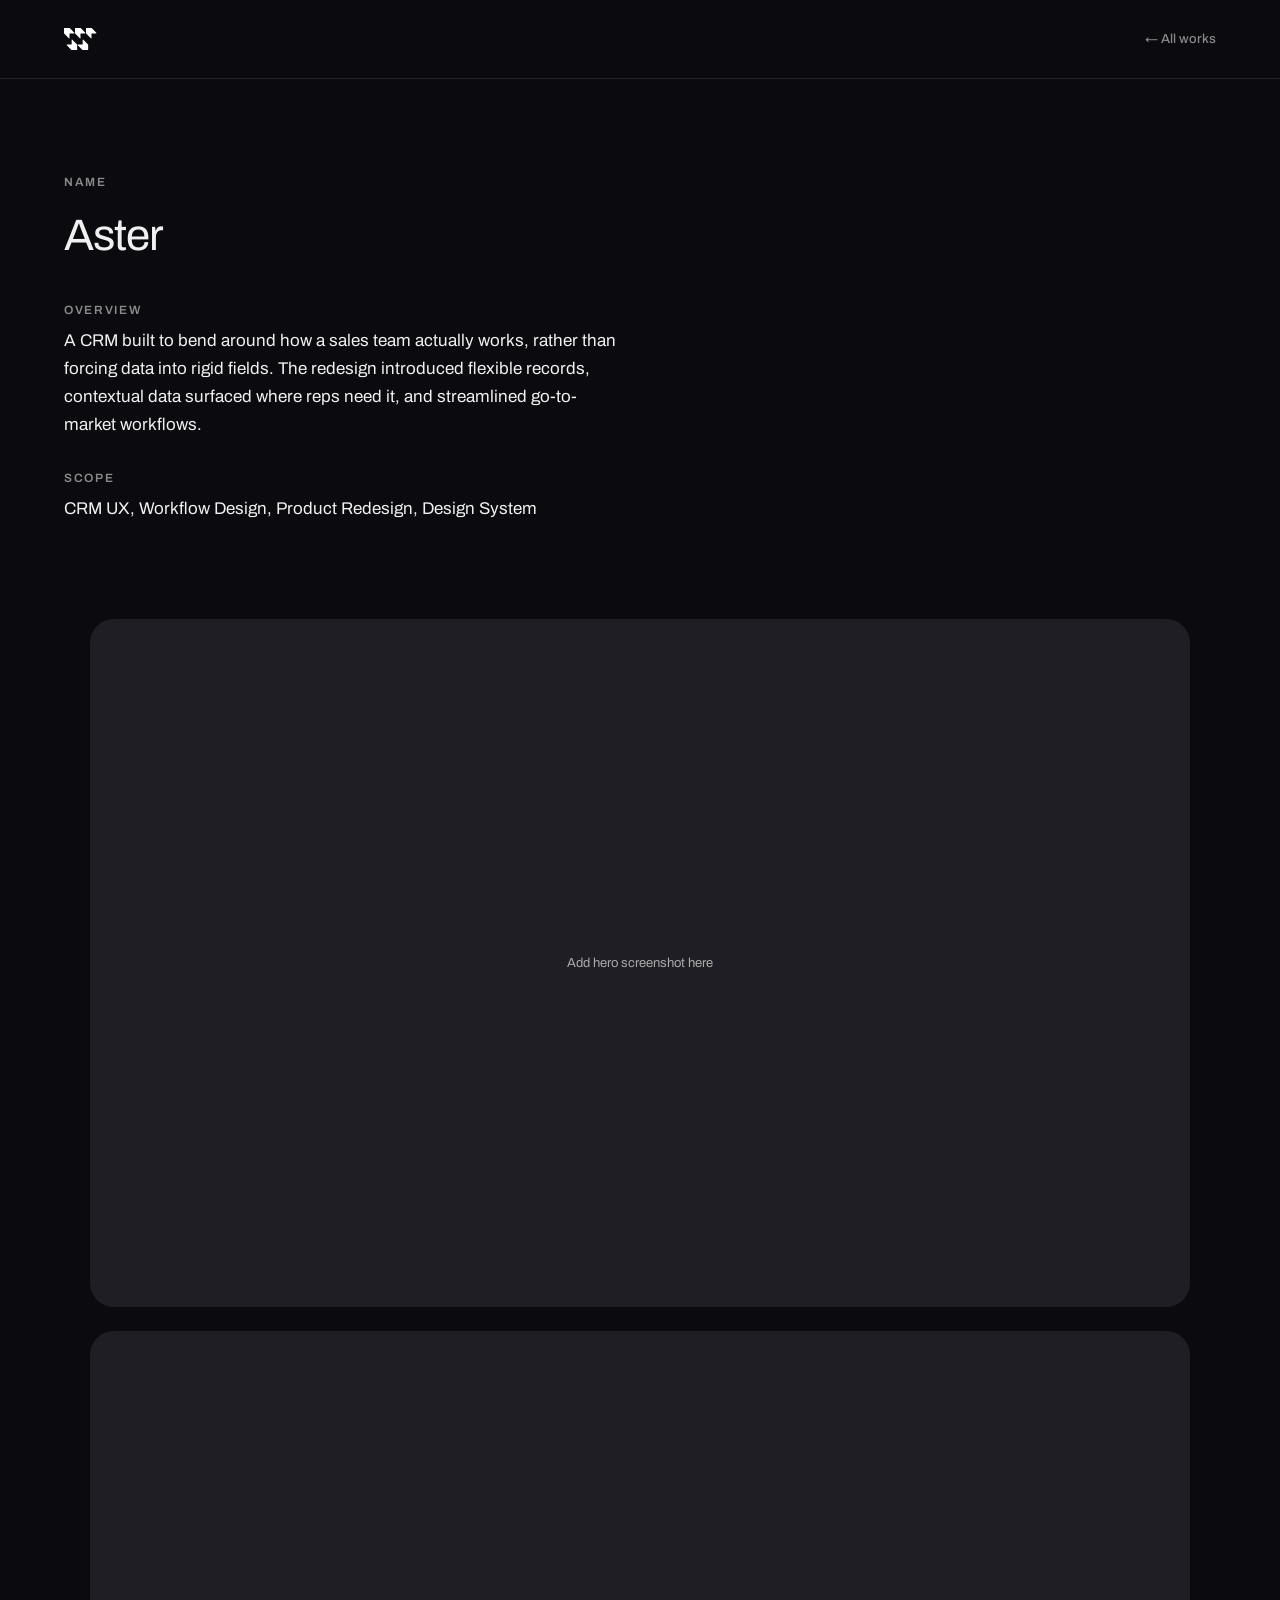
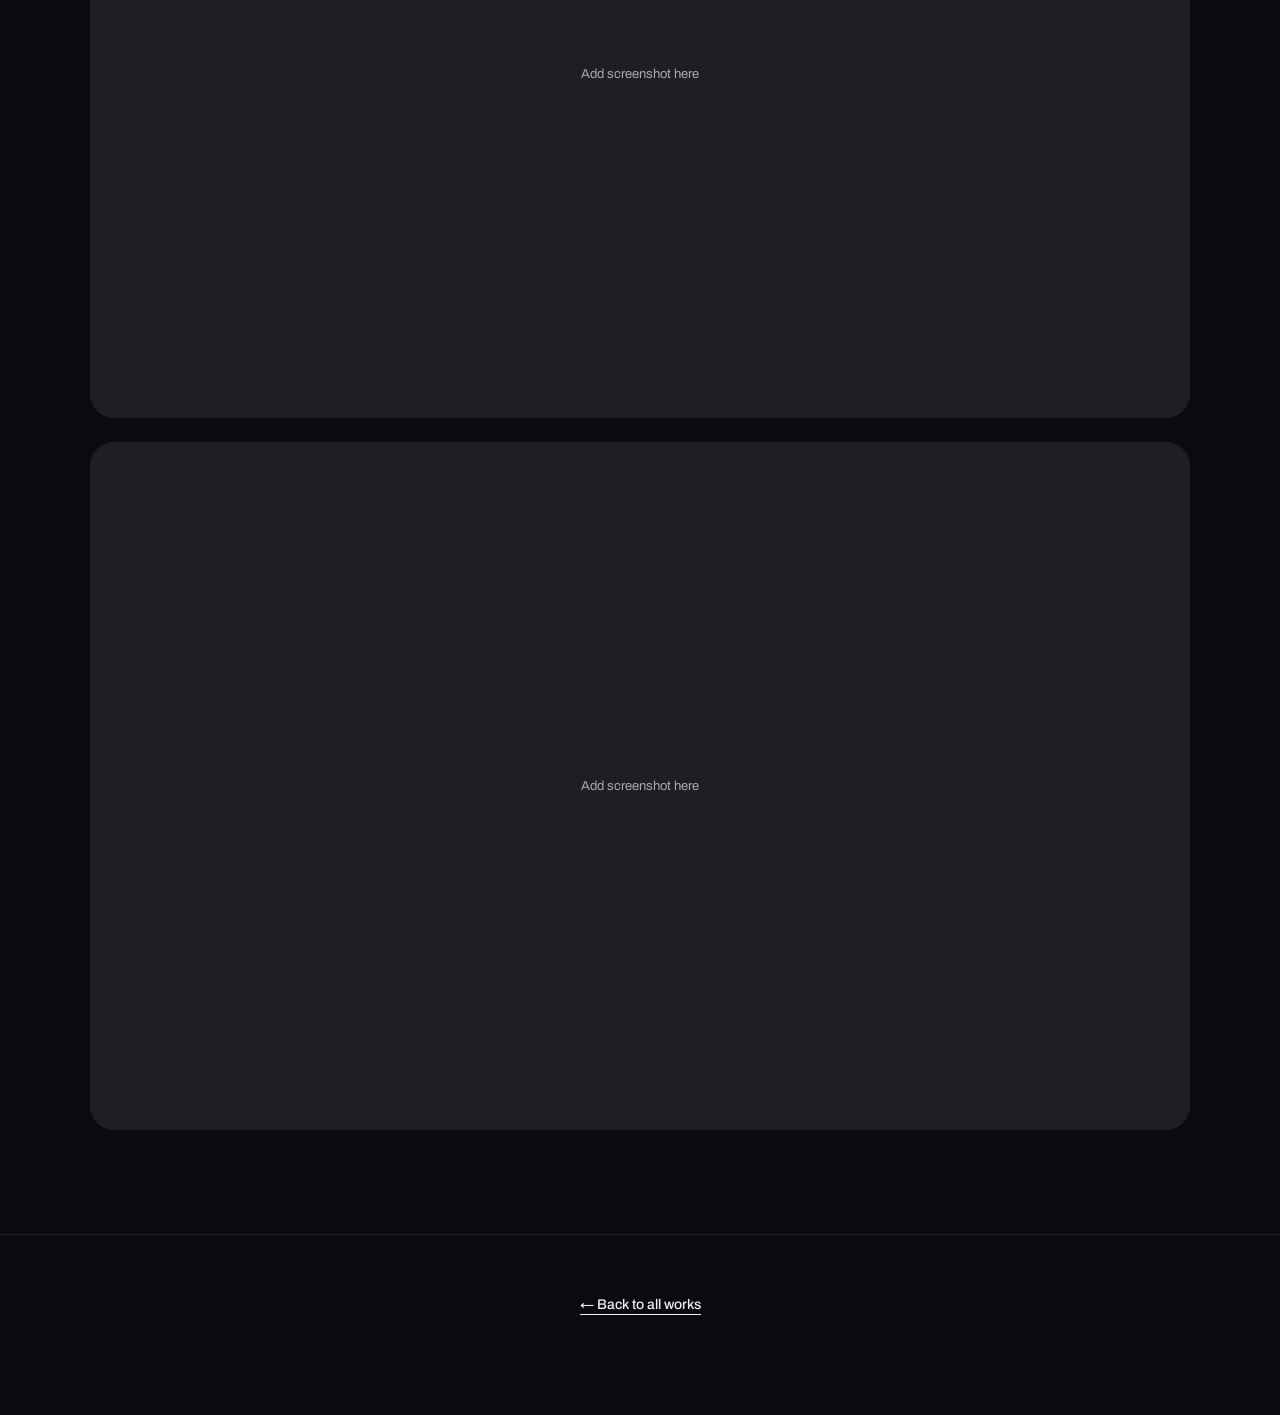
<file: works/aster.html>
<!DOCTYPE html>
<html lang="en">
<head>
  <meta charset="UTF-8" />
  <meta name="viewport" content="width=device-width, initial-scale=1.0" />
  <title>Aster — Halil Mert</title>
  <link rel="icon" type="image/svg+xml" href="../m-logo-brand.svg" />
  <link rel="preconnect" href="https://fonts.googleapis.com" />
  <link rel="preconnect" href="https://fonts.gstatic.com" crossorigin />
  <link href="https://fonts.googleapis.com/css2?family=Archivo:ital,wght@0,100..900;1,100..900&display=swap" rel="stylesheet" />
  <link rel="stylesheet" href="case.css" />
</head>
<body>

  <nav class="cs-nav">
    <div class="container">
      <a href="../index.html" class="cs-nav-logo"><img src="../m-logo-light.svg" alt="Mert" /></a>
      <a href="../index.html#works-grid" class="cs-nav-back">&larr; All works</a>
    </div>
  </nav>

  <header class="cs-header">
    <div class="container">
      <div class="cs-header-inner">
        <div class="cs-header-block">
          <p class="cs-header-label">Name</p>
          <p class="cs-header-value cs-header-name">Aster</p>
        </div>
        <div class="cs-header-block">
          <p class="cs-header-label">Overview</p>
          <p class="cs-header-value">A CRM built to bend around how a sales team actually works, rather than forcing data into rigid fields. The redesign introduced flexible records, contextual data surfaced where reps need it, and streamlined go-to-market workflows.</p>
        </div>
        <div class="cs-header-block">
          <p class="cs-header-label">Scope</p>
          <p class="cs-header-value">CRM UX, Workflow Design, Product Redesign, Design System</p>
        </div>
      </div>
    </div>
  </header>

  <section class="cs-images">
    <div class="cs-image-block">
      <div class="cs-image-ph">Add hero screenshot here</div>
    </div>
    <div class="cs-image-block">
      <div class="cs-image-ph">Add screenshot here</div>
    </div>
    <div class="cs-image-block">
      <div class="cs-image-ph">Add screenshot here</div>
    </div>
  </section>

  <footer class="cs-footer">
    <div class="container">
      <a href="../index.html#works-grid">&larr; Back to all works</a>
    </div>
  </footer>

</body>
</html>
</file>
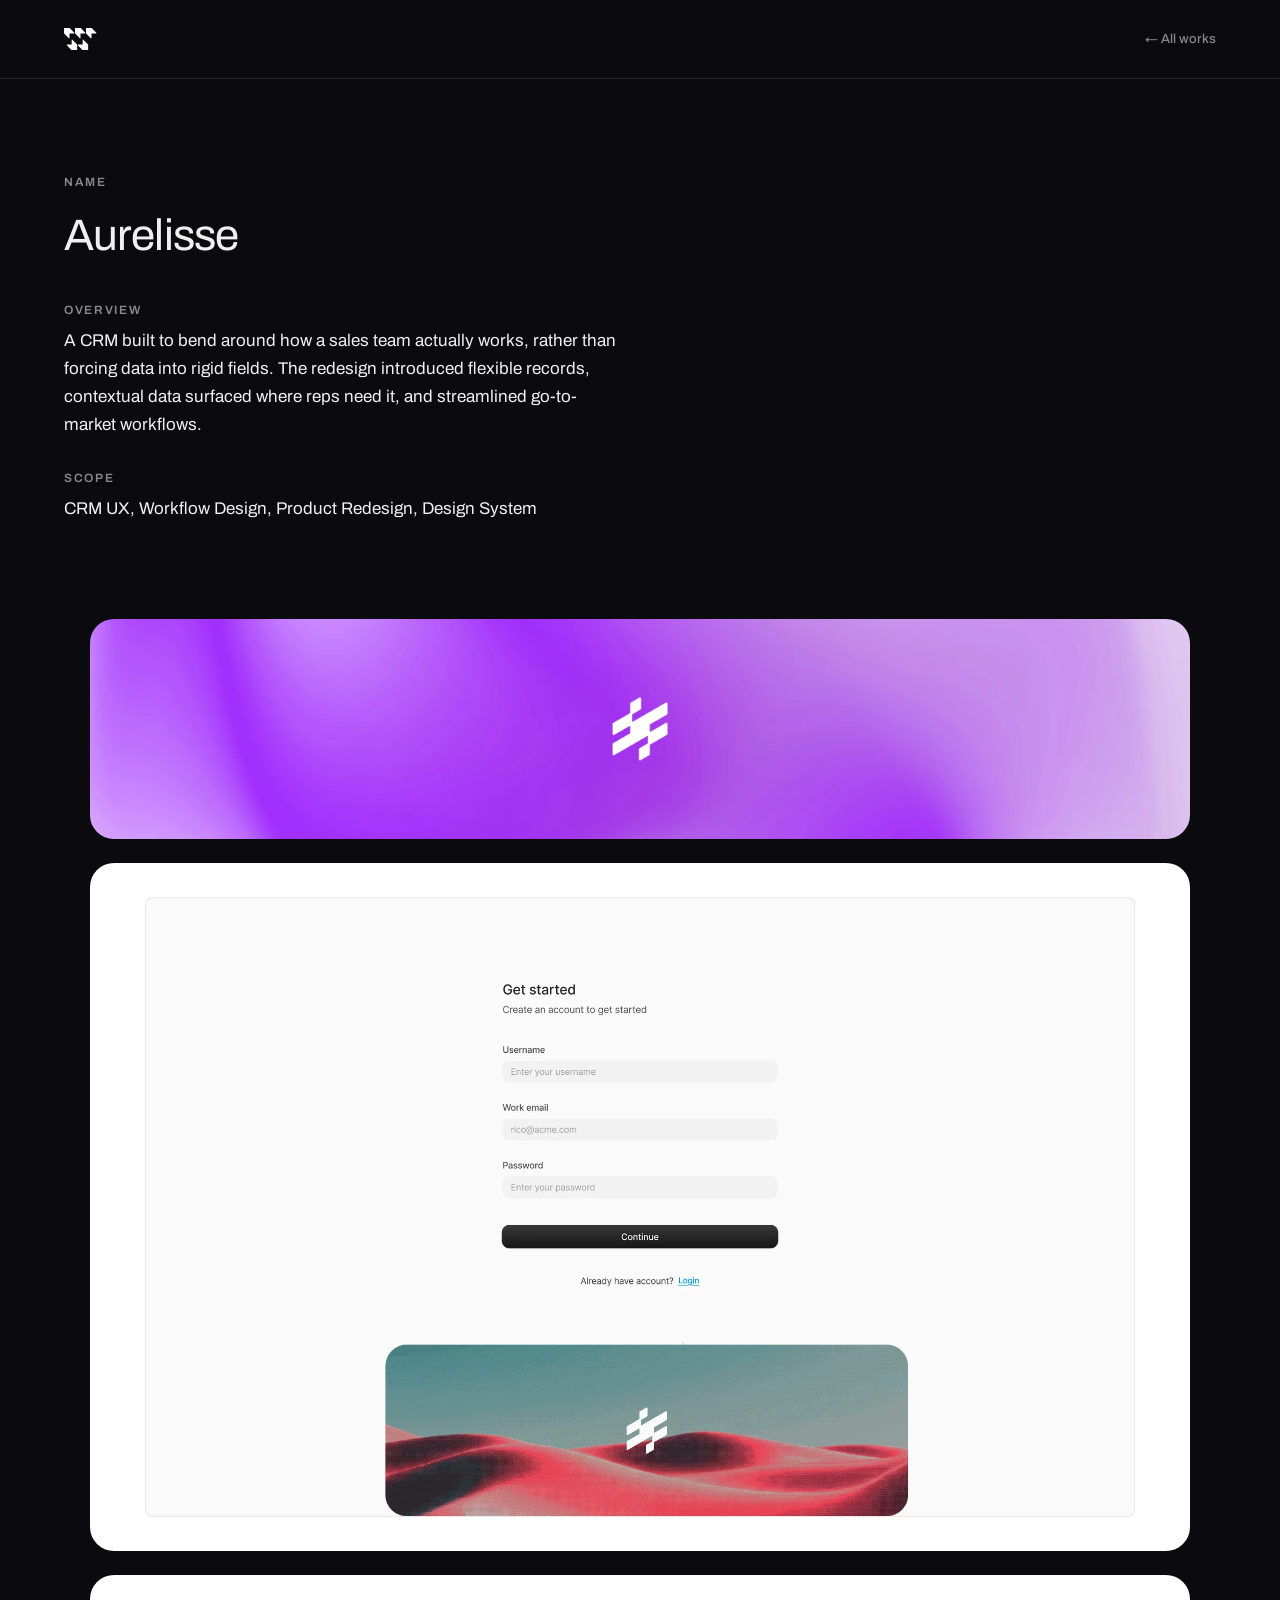
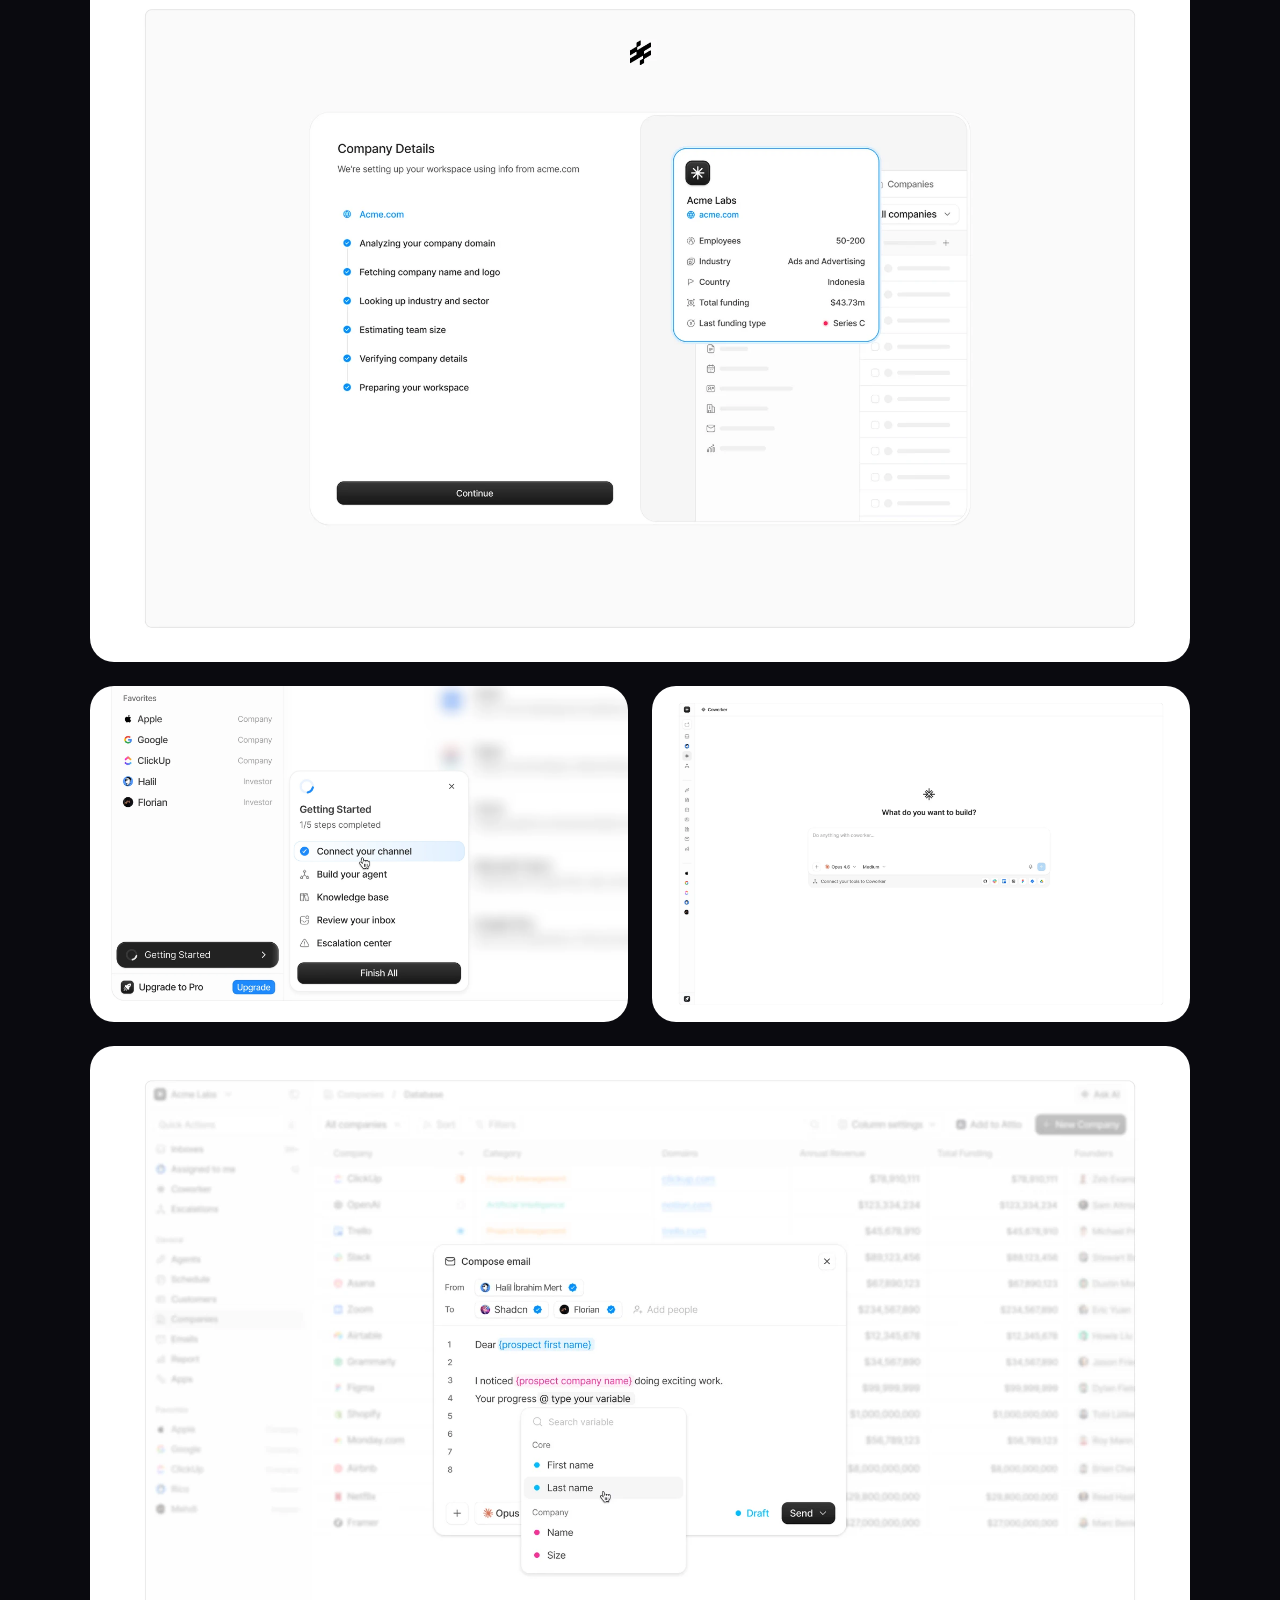
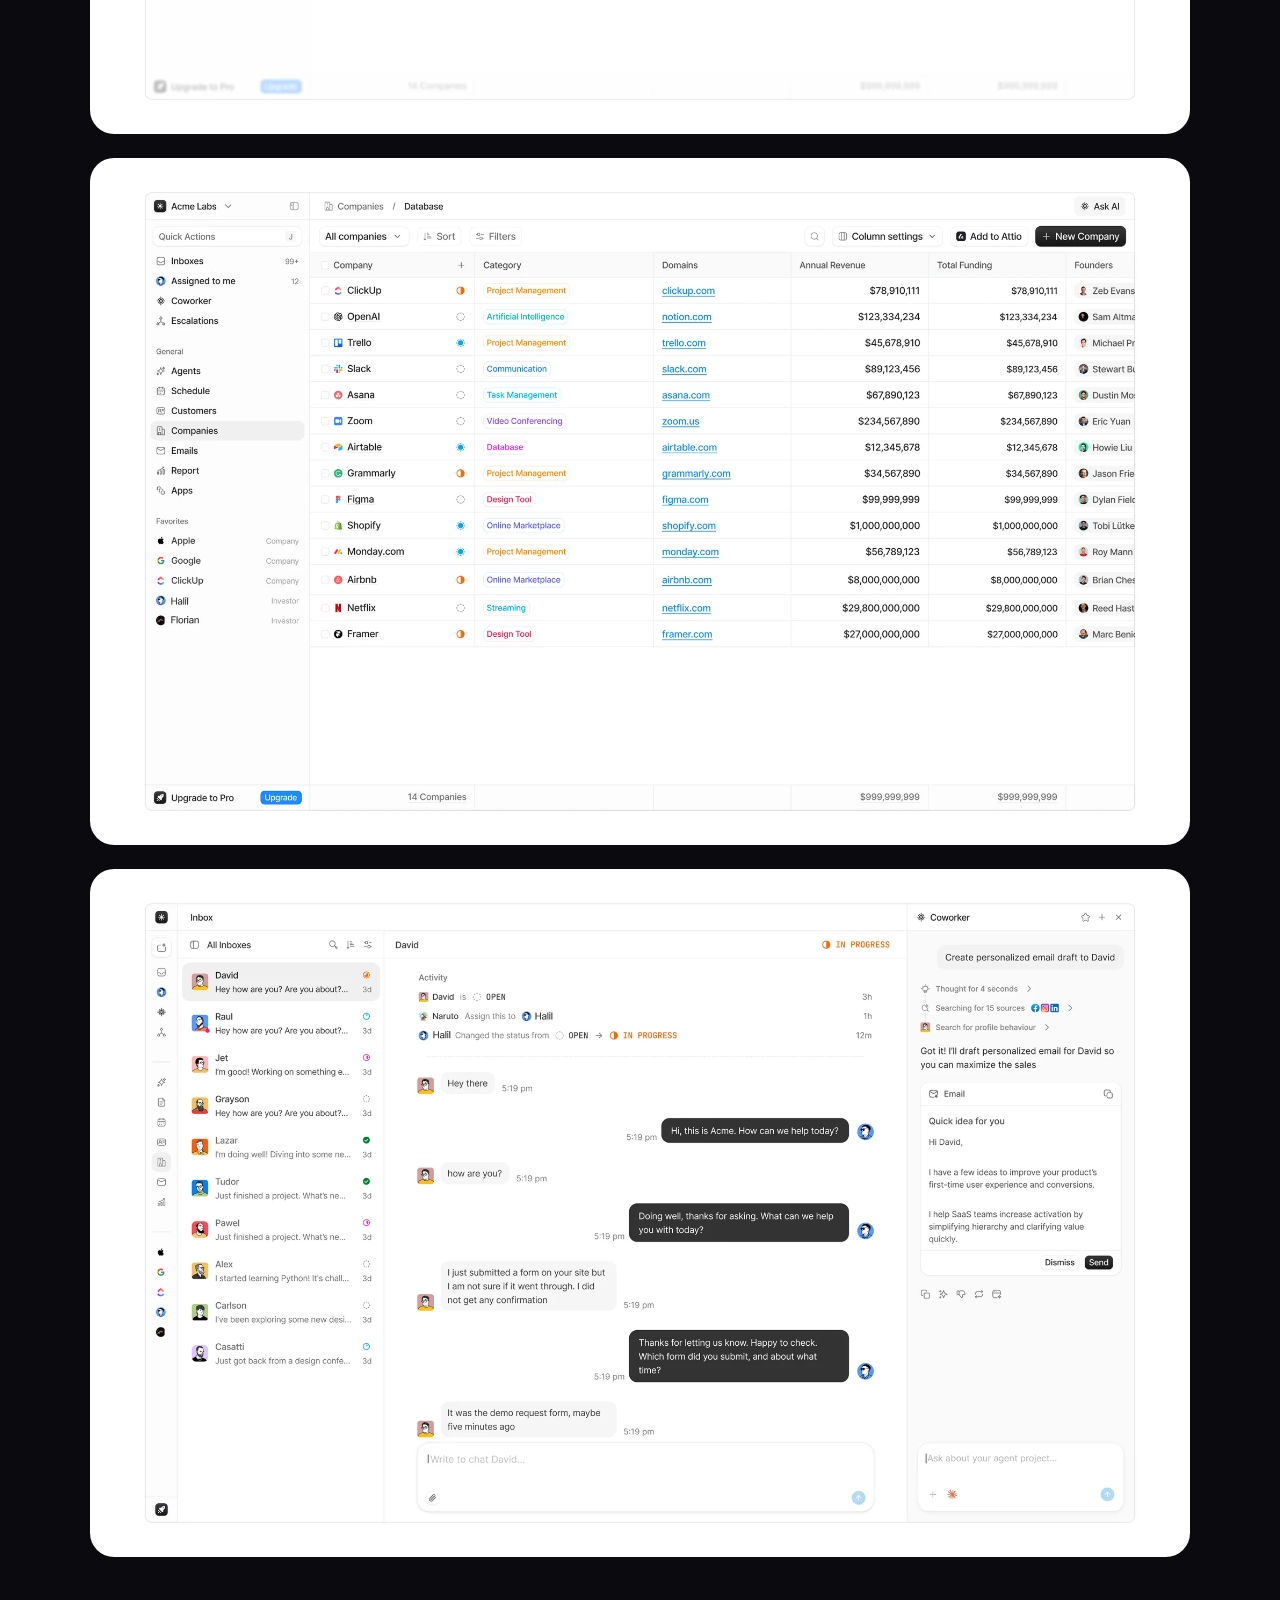
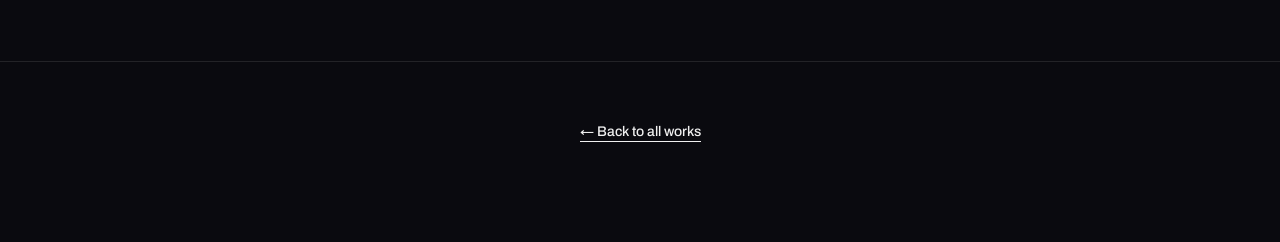
<file: works/aurelisse.html>
<!DOCTYPE html>
<html lang="en">
<head>
  <meta charset="UTF-8" />
  <meta name="viewport" content="width=device-width, initial-scale=1.0" />
  <title>Aurelisse — Halil Mert</title>
  <link rel="icon" type="image/svg+xml" href="../m-logo-brand.svg" />
  <link rel="preconnect" href="https://fonts.googleapis.com" />
  <link rel="preconnect" href="https://fonts.gstatic.com" crossorigin />
  <link href="https://fonts.googleapis.com/css2?family=Archivo:ital,wght@0,100..900;1,100..900&display=swap" rel="stylesheet" />
  <link rel="stylesheet" href="case.css" />
</head>
<body>

  <nav class="cs-nav">
    <div class="container">
      <a href="../index.html" class="cs-nav-logo"><img src="../m-logo-light.svg" alt="Mert" /></a>
      <a href="../index.html#works-grid" class="cs-nav-back">&larr; All works</a>
    </div>
  </nav>

  <header class="cs-header">
    <div class="container">
      <div class="cs-header-inner">
        <div class="cs-header-block">
          <p class="cs-header-label">Name</p>
          <p class="cs-header-value cs-header-name">Aurelisse</p>
        </div>
        <div class="cs-header-block">
          <p class="cs-header-label">Overview</p>
          <p class="cs-header-value">A CRM built to bend around how a sales team actually works, rather than forcing data into rigid fields. The redesign introduced flexible records, contextual data surfaced where reps need it, and streamlined go-to-market workflows.</p>
        </div>
        <div class="cs-header-block">
          <p class="cs-header-label">Scope</p>
          <p class="cs-header-value">CRM UX, Workflow Design, Product Redesign, Design System</p>
        </div>
      </div>
    </div>
  </header>

  <section class="cs-images">
    <div class="cs-image-block"><img src="aurelisse-hero.webp" alt="Aurelisse cover" /></div>
    <div class="cs-image-block"><img src="aurelisse-1.webp" alt="Aurelisse — Sign up" /></div>
    <div class="cs-image-block"><img src="aurelisse-2.webp" alt="Aurelisse — Company details setup" loading="lazy" /></div>
    <div class="cs-image-row">
      <div class="cs-image-block"><img src="aurelisse-3.webp" alt="Getting started checklist" loading="lazy" /></div>
      <div class="cs-image-block"><img src="aurelisse-6.webp" alt="What do you want to build?" loading="lazy" /></div>
    </div>
    <div class="cs-image-block"><img src="aurelisse-4.webp" alt="Aurelisse — Compose email with variables" loading="lazy" /></div>
    <div class="cs-image-block"><img src="aurelisse-7.webp" alt="Aurelisse — Companies table" loading="lazy" /></div>
    <div class="cs-image-block"><img src="aurelisse-8.webp" alt="Aurelisse — Inbox with customer panel" loading="lazy" /></div>
  </section>

  <footer class="cs-footer">
    <div class="container">
      <a href="../index.html#works-grid">&larr; Back to all works</a>
    </div>
  </footer>

</body>
</html>
</file>
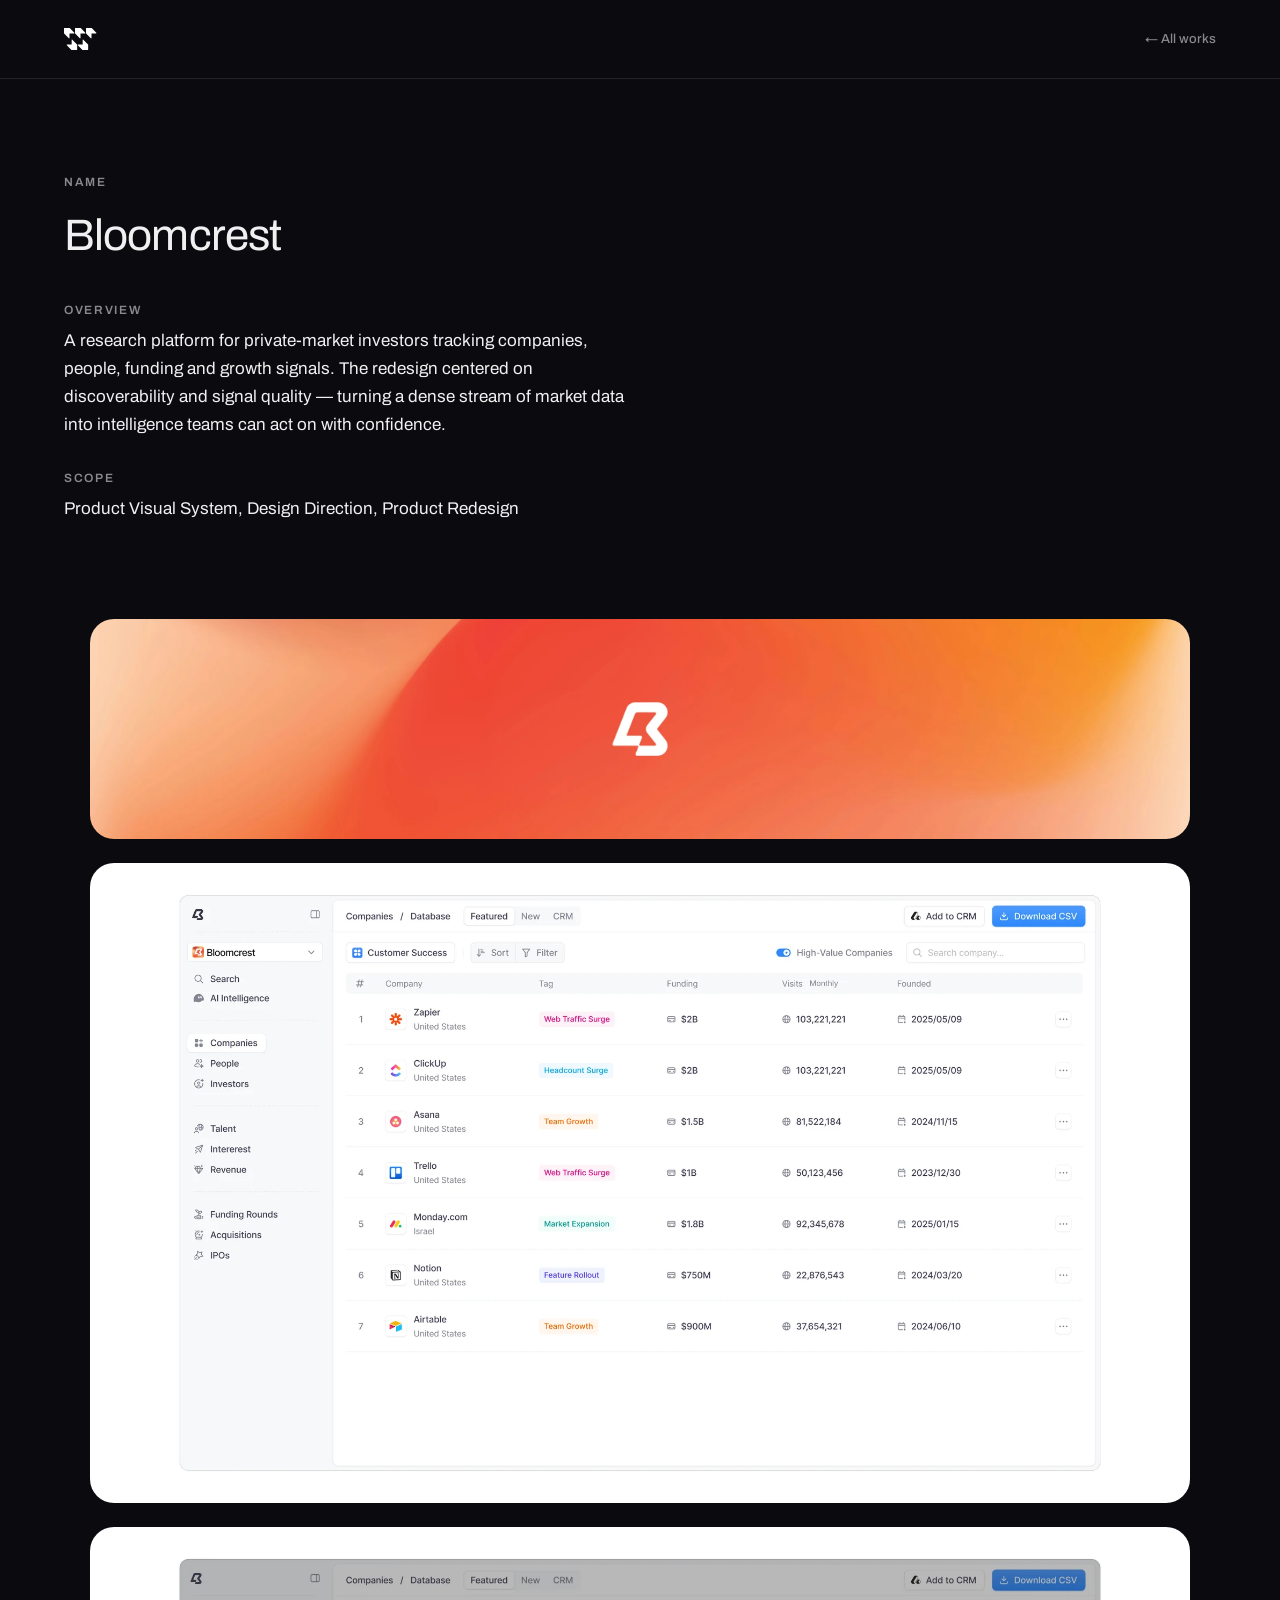
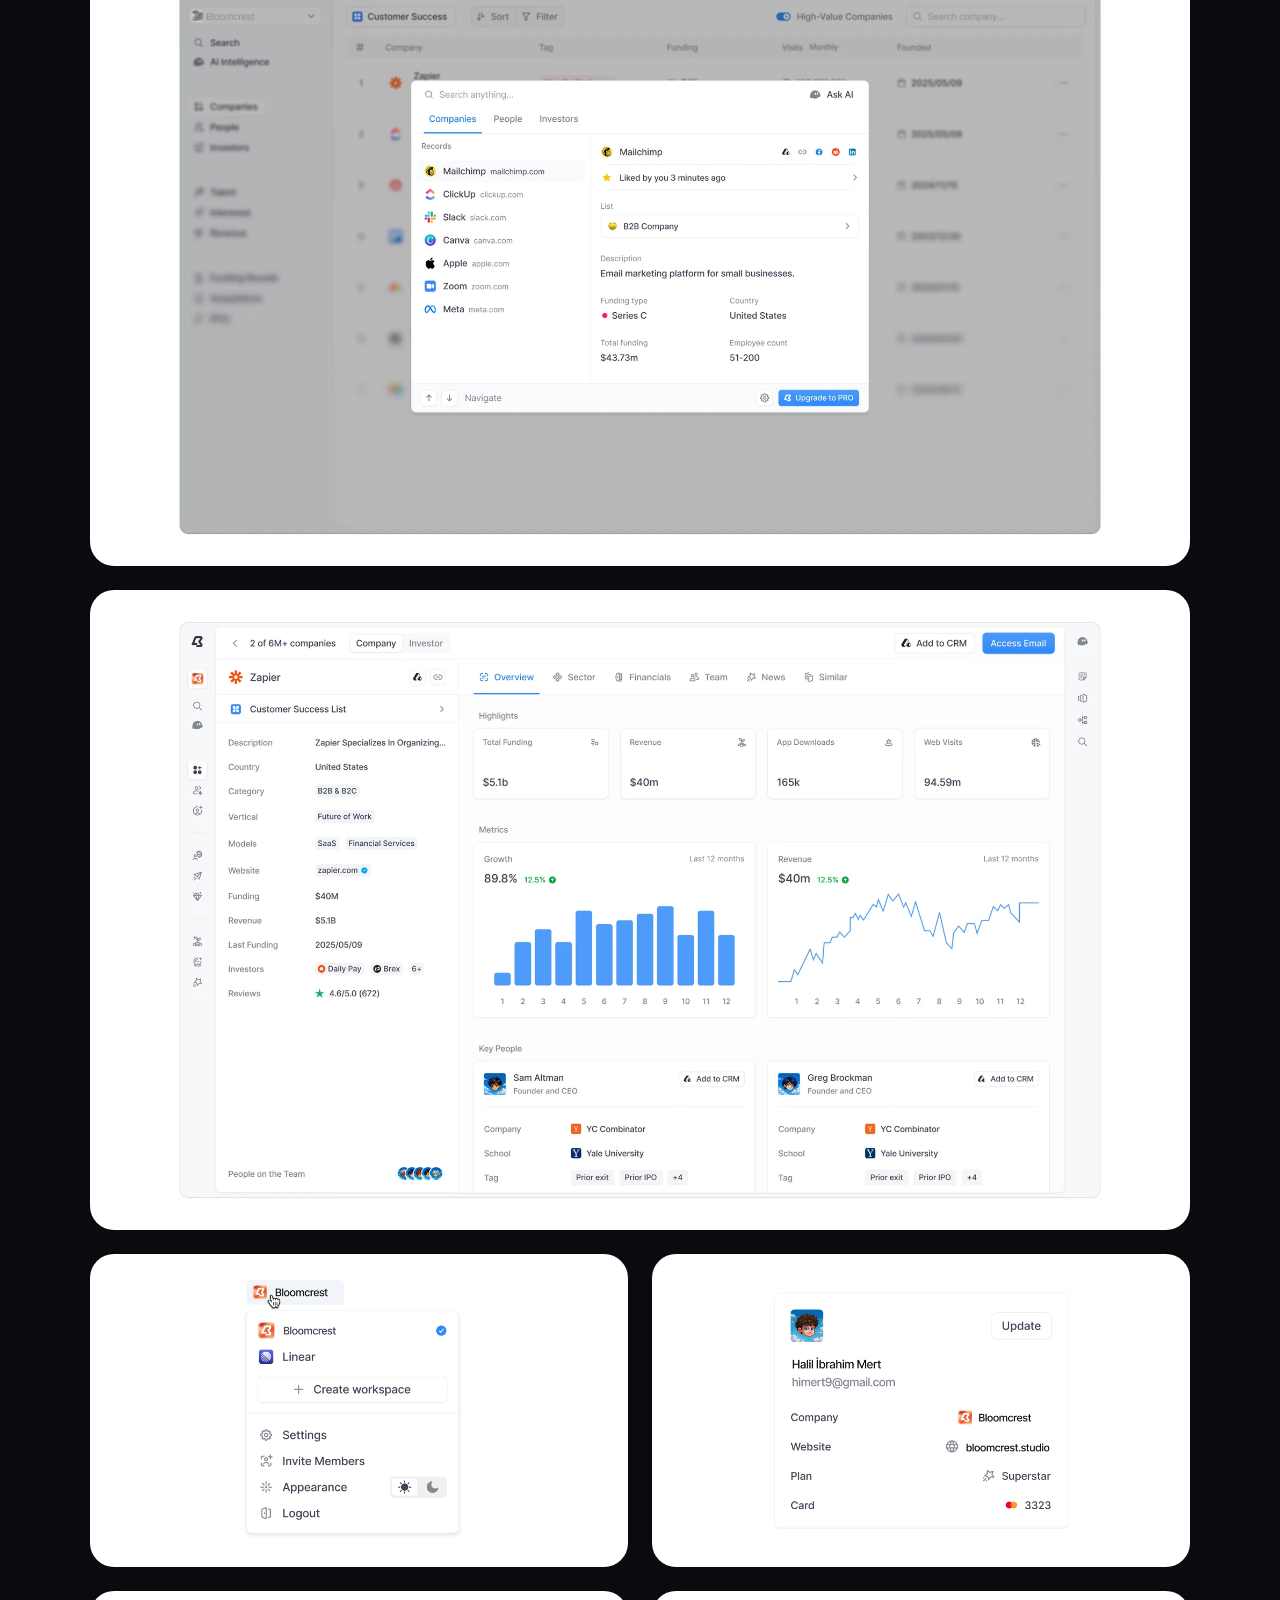
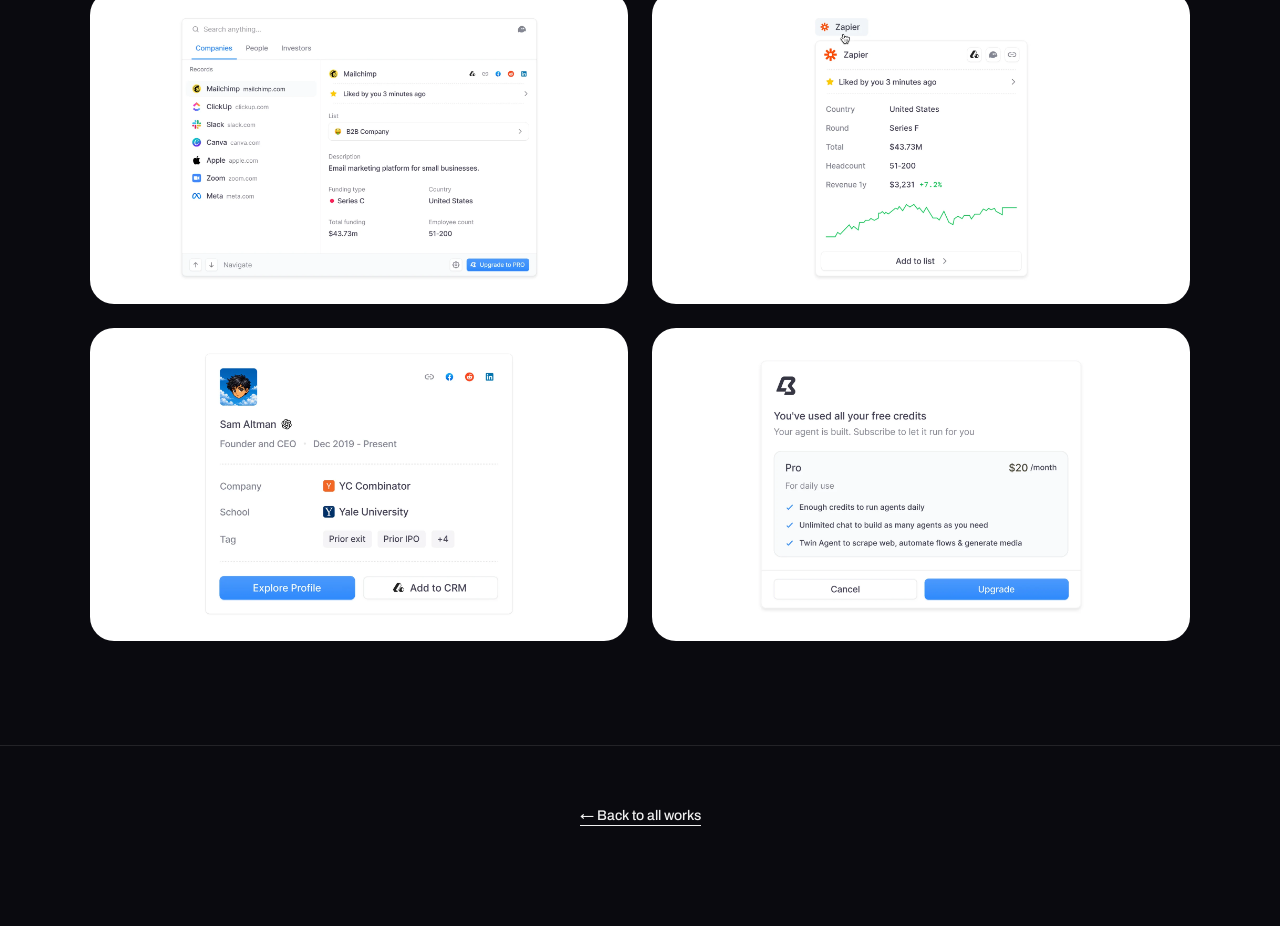
<file: works/bloomcrest.html>
<!DOCTYPE html>
<html lang="en">
<head>
  <meta charset="UTF-8" />
  <meta name="viewport" content="width=device-width, initial-scale=1.0" />
  <title>Bloomcrest — Halil Mert</title>
  <link rel="icon" type="image/svg+xml" href="../m-logo-brand.svg" />
  <link rel="preconnect" href="https://fonts.googleapis.com" />
  <link rel="preconnect" href="https://fonts.gstatic.com" crossorigin />
  <link href="https://fonts.googleapis.com/css2?family=Archivo:ital,wght@0,100..900;1,100..900&display=swap" rel="stylesheet" />
  <link rel="stylesheet" href="case.css" />
</head>
<body>

  <nav class="cs-nav">
    <div class="container">
      <a href="../index.html" class="cs-nav-logo"><img src="../m-logo-light.svg" alt="Mert" /></a>
      <a href="../index.html#works-grid" class="cs-nav-back">&larr; All works</a>
    </div>
  </nav>

  <header class="cs-header">
    <div class="container">
      <div class="cs-header-inner">
        <div class="cs-header-block">
          <p class="cs-header-label">Name</p>
          <p class="cs-header-value cs-header-name">Bloomcrest</p>
        </div>
        <div class="cs-header-block">
          <p class="cs-header-label">Overview</p>
          <p class="cs-header-value">A research platform for private-market investors tracking companies, people, funding and growth signals. The redesign centered on discoverability and signal quality — turning a dense stream of market data into intelligence teams can act on with confidence.</p>
        </div>
        <div class="cs-header-block">
          <p class="cs-header-label">Scope</p>
          <p class="cs-header-value">Product Visual System, Design Direction, Product Redesign</p>
        </div>
      </div>
    </div>
  </header>

  <section class="cs-images">
    <div class="cs-image-block"><img src="bloomcrest-hero.webp" alt="Bloomcrest cover" /></div>
    <div class="cs-image-block"><img src="bloomcrest-1.webp" alt="Bloomcrest — Companies database" /></div>
    <div class="cs-image-block"><img src="bloomcrest-2.webp" alt="Bloomcrest — Quick search over companies" loading="lazy" /></div>
    <div class="cs-image-block"><img src="bloomcrest-3.webp" alt="Bloomcrest — Company overview" loading="lazy" /></div>
    <div class="cs-image-row">
      <div class="cs-image-block"><img src="bloomcrest-4.webp" alt="Workspace switcher menu" loading="lazy" /></div>
      <div class="cs-image-block"><img src="bloomcrest-5.webp" alt="Account details card" loading="lazy" /></div>
    </div>
    <div class="cs-image-row">
      <div class="cs-image-block"><img src="bloomcrest-6.webp" alt="Search with company preview" loading="lazy" /></div>
      <div class="cs-image-block"><img src="bloomcrest-7.webp" alt="Company hover card with revenue trend" loading="lazy" /></div>
    </div>
    <div class="cs-image-row">
      <div class="cs-image-block"><img src="bloomcrest-8.webp" alt="Person profile card" loading="lazy" /></div>
      <div class="cs-image-block"><img src="bloomcrest-9.webp" alt="Upgrade to Pro dialog" loading="lazy" /></div>
    </div>
  </section>

  <footer class="cs-footer">
    <div class="container">
      <a href="../index.html#works-grid">&larr; Back to all works</a>
    </div>
  </footer>

</body>
</html>
</file>
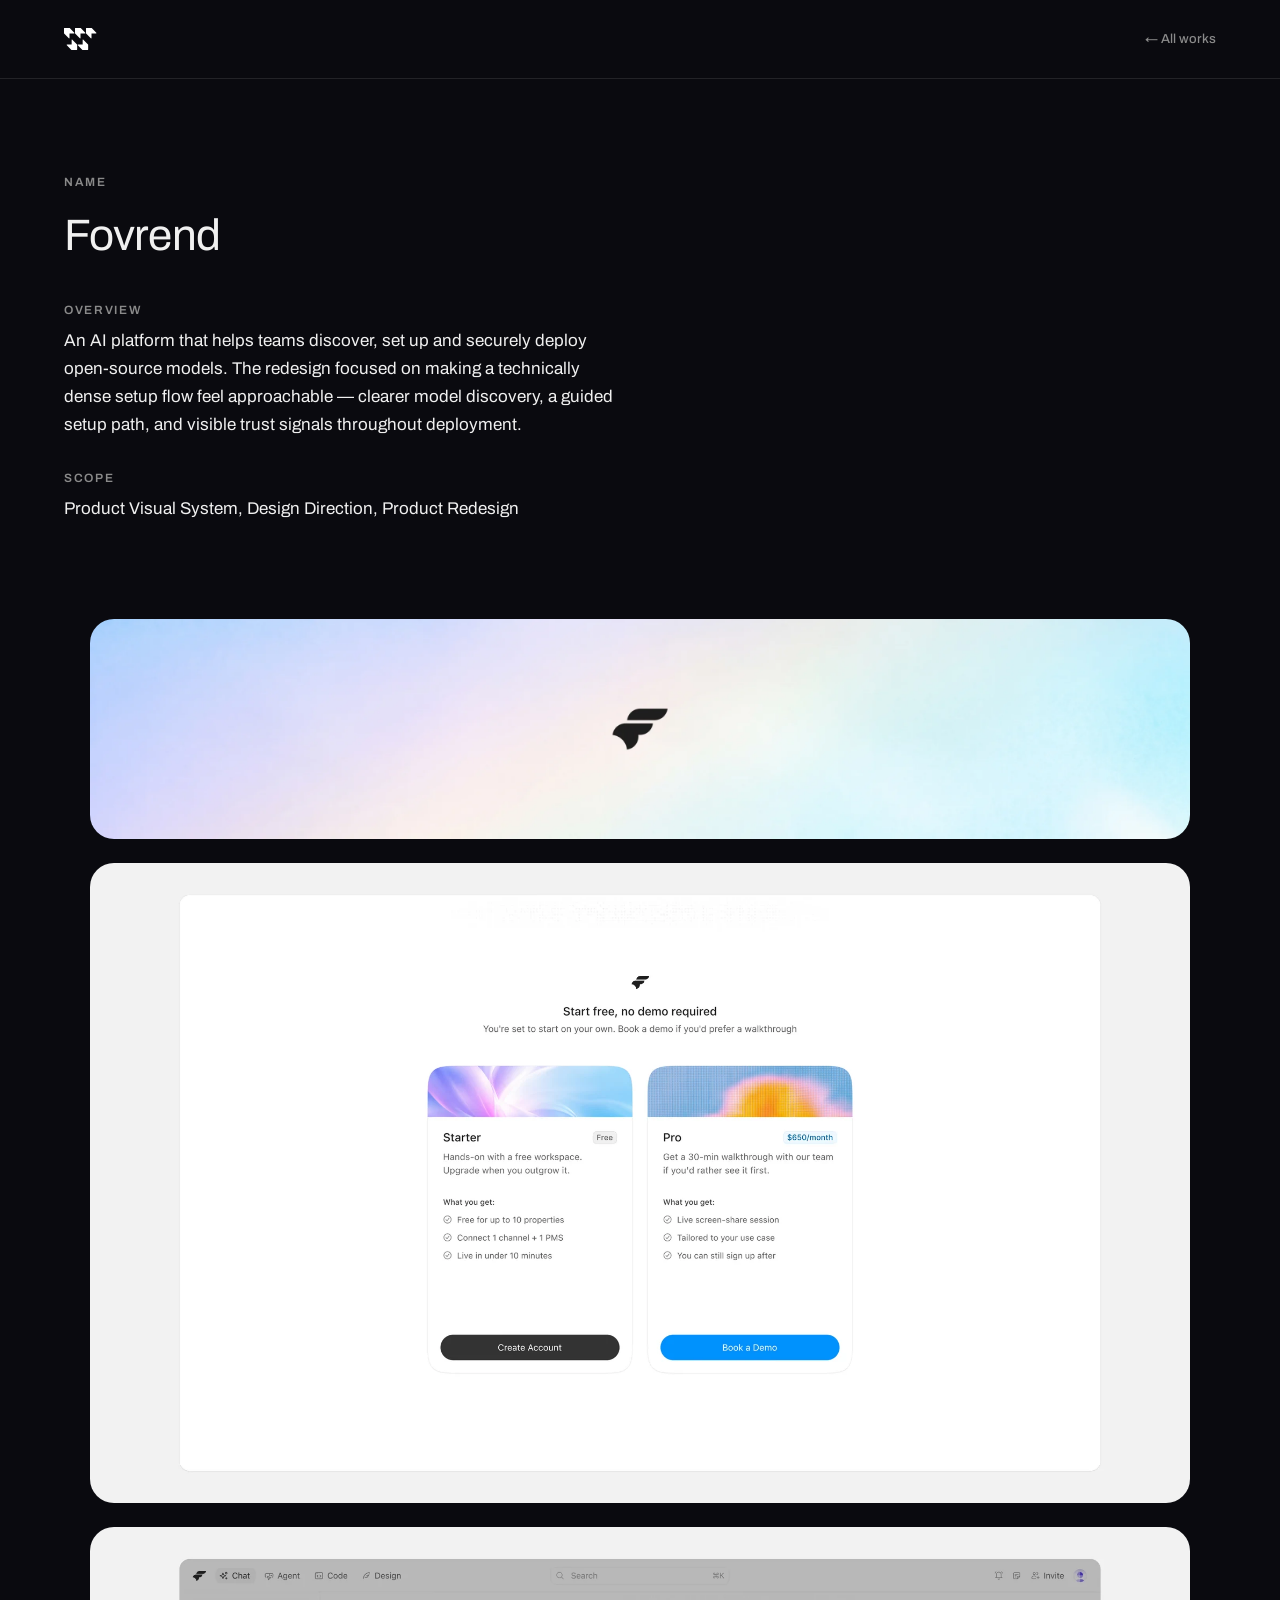
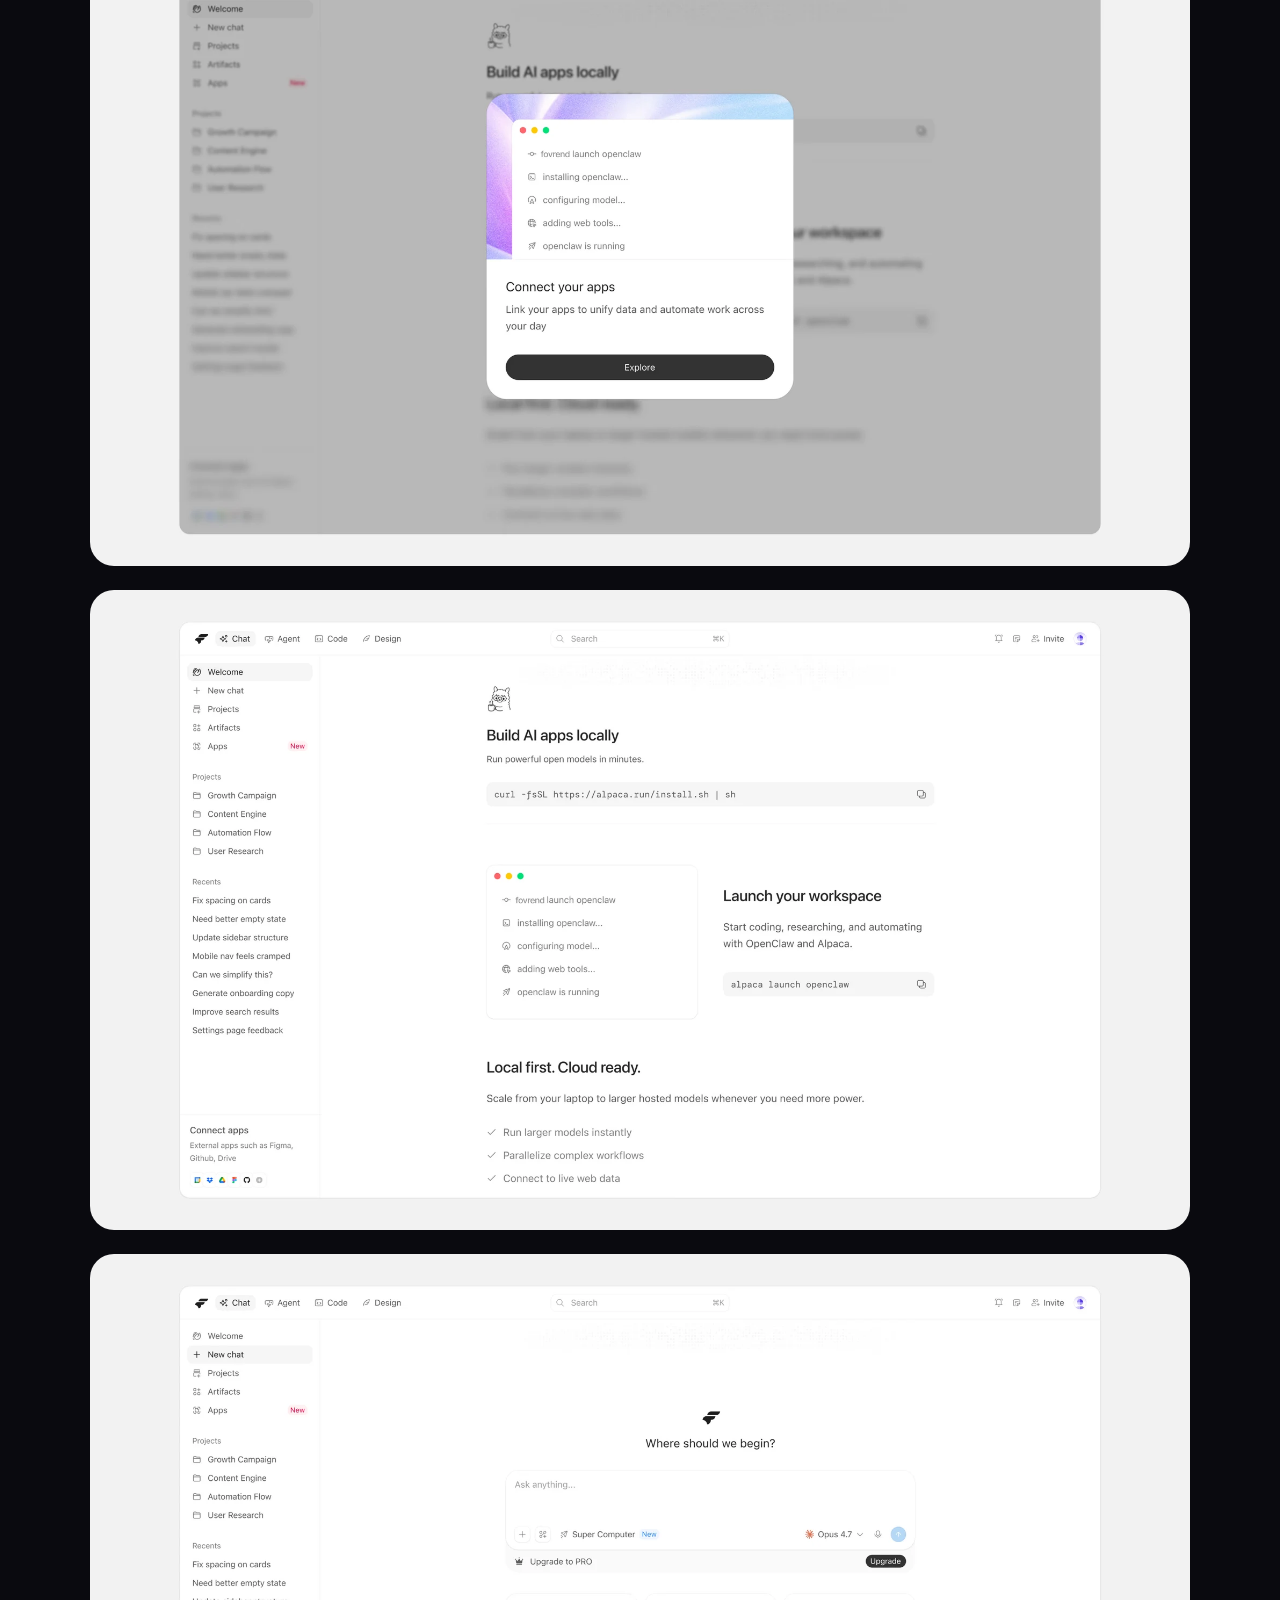
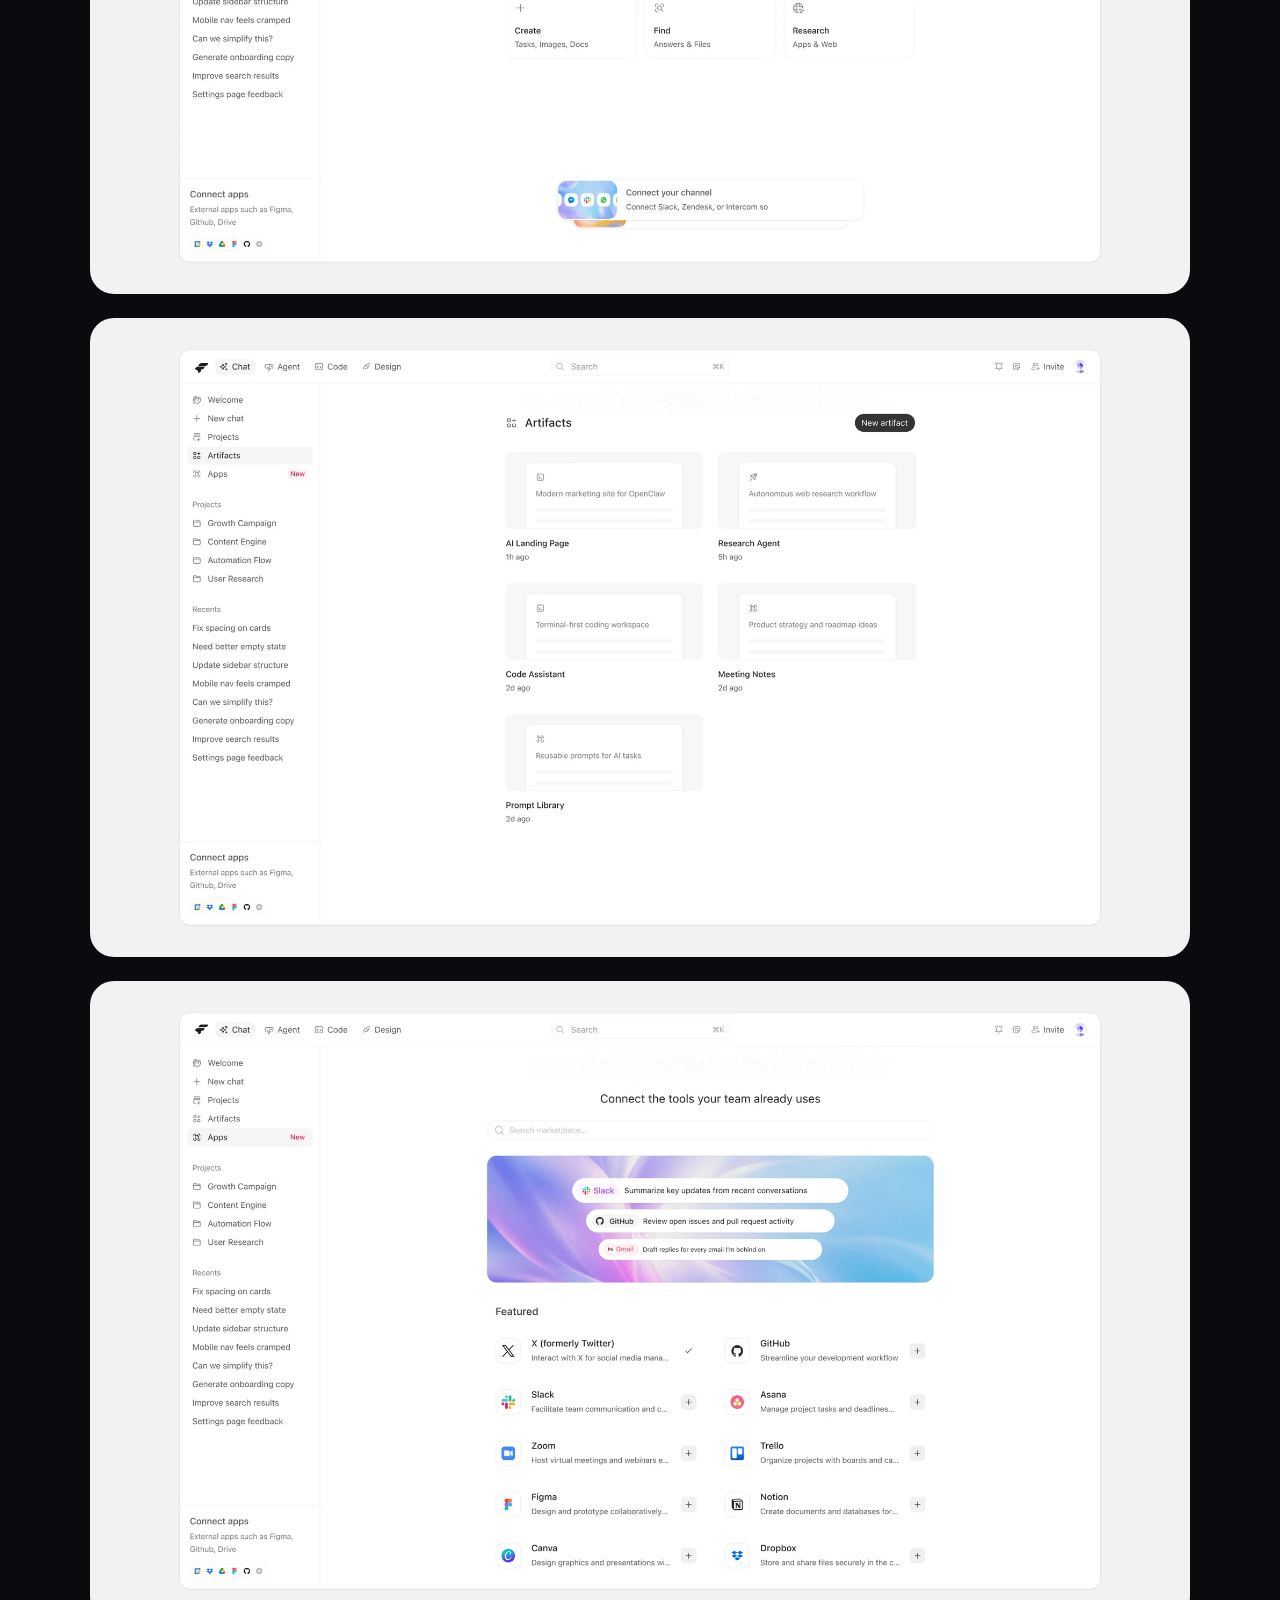
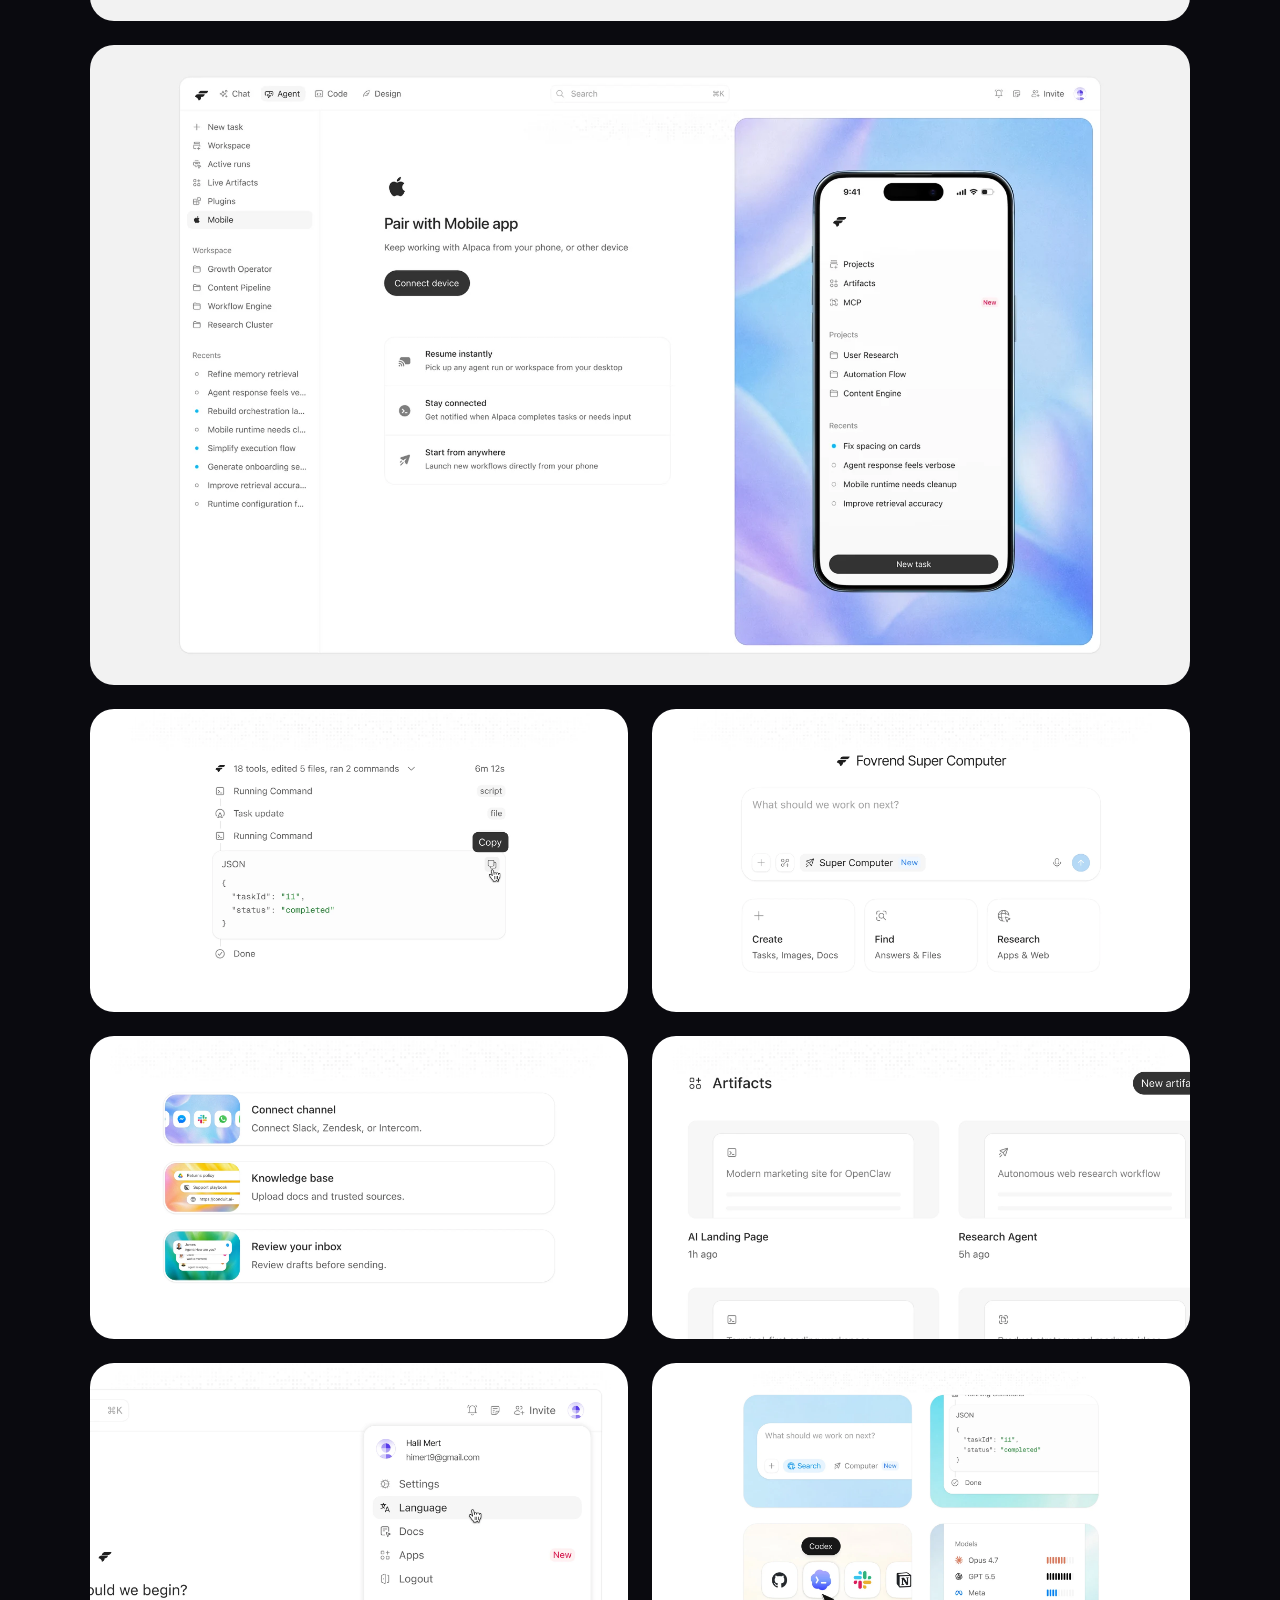
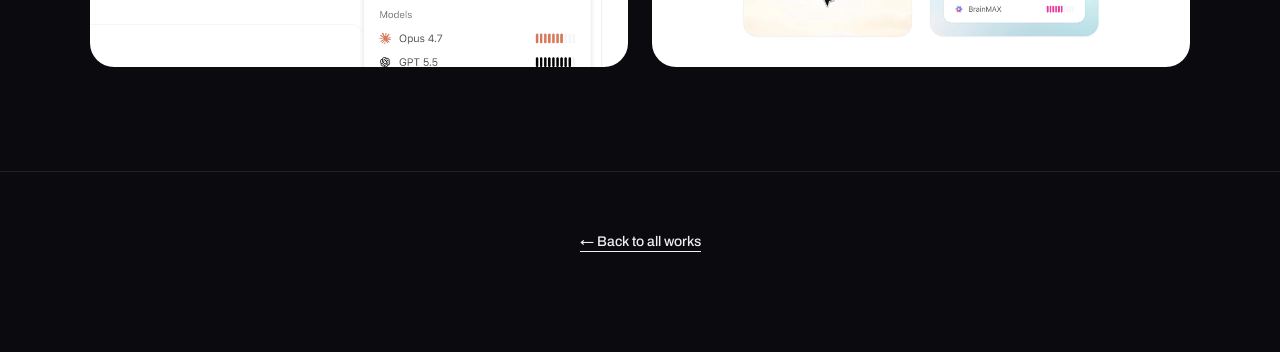
<file: works/fovrend.html>
<!DOCTYPE html>
<html lang="en">
<head>
  <meta charset="UTF-8" />
  <meta name="viewport" content="width=device-width, initial-scale=1.0" />
  <title>Fovrend — Halil Mert</title>
  <link rel="icon" type="image/svg+xml" href="../m-logo-brand.svg" />
  <link rel="preconnect" href="https://fonts.googleapis.com" />
  <link rel="preconnect" href="https://fonts.gstatic.com" crossorigin />
  <link href="https://fonts.googleapis.com/css2?family=Archivo:ital,wght@0,100..900;1,100..900&display=swap" rel="stylesheet" />
  <link rel="stylesheet" href="case.css" />
</head>
<body>

  <nav class="cs-nav">
    <div class="container">
      <a href="../index.html" class="cs-nav-logo"><img src="../m-logo-light.svg" alt="Mert" /></a>
      <a href="../index.html#works-grid" class="cs-nav-back">&larr; All works</a>
    </div>
  </nav>

  <header class="cs-header">
    <div class="container">
      <div class="cs-header-inner">
        <div class="cs-header-block">
          <p class="cs-header-label">Name</p>
          <p class="cs-header-value cs-header-name">Fovrend</p>
        </div>
        <div class="cs-header-block">
          <p class="cs-header-label">Overview</p>
          <p class="cs-header-value">An AI platform that helps teams discover, set up and securely deploy open-source models. The redesign focused on making a technically dense setup flow feel approachable — clearer model discovery, a guided setup path, and visible trust signals throughout deployment.</p>
        </div>
        <div class="cs-header-block">
          <p class="cs-header-label">Scope</p>
          <p class="cs-header-value">Product Visual System, Design Direction, Product Redesign</p>
        </div>
      </div>
    </div>
  </header>

  <section class="cs-images">
    <div class="cs-image-block"><img src="fovrend-hero.webp" alt="Fovrend cover" /></div>
    <div class="cs-image-block"><img src="fovrend-1.webp" alt="Fovrend — Plan selection — Starter and Pro" /></div>
    <div class="cs-image-block"><img src="fovrend-2.webp" alt="Fovrend — Onboarding — connect your apps" loading="lazy" /></div>
    <div class="cs-image-block"><img src="fovrend-3.webp" alt="Fovrend — Local setup and workspace launch" loading="lazy" /></div>
    <div class="cs-image-block"><img src="fovrend-4.webp" alt="Fovrend — Home — where should we begin?" loading="lazy" /></div>
    <div class="cs-image-block"><img src="fovrend-5.webp" alt="Fovrend — Artifacts library" loading="lazy" /></div>
    <div class="cs-image-block"><img src="fovrend-6.webp" alt="Fovrend — Apps marketplace" loading="lazy" /></div>
    <div class="cs-image-block"><img src="fovrend-7.webp" alt="Fovrend — Pair with the mobile app" loading="lazy" /></div>
    <div class="cs-image-row">
      <div class="cs-image-block"><img src="fovrend-8.webp" alt="Agent run log with JSON output" loading="lazy" /></div>
      <div class="cs-image-block"><img src="fovrend-9.webp" alt="Fovrend Super Computer prompt" loading="lazy" /></div>
    </div>
    <div class="cs-image-row">
      <div class="cs-image-block"><img src="fovrend-10.webp" alt="Setup steps — channel, knowledge base, inbox" loading="lazy" /></div>
      <div class="cs-image-block"><img src="fovrend-11.webp" alt="Artifacts grid detail" loading="lazy" /></div>
    </div>
    <div class="cs-image-row">
      <div class="cs-image-block"><img src="fovrend-12.webp" alt="Account menu detail" loading="lazy" /></div>
      <div class="cs-image-block"><img src="fovrend-13.webp" alt="Component overview" loading="lazy" /></div>
    </div>
  </section>

  <footer class="cs-footer">
    <div class="container">
      <a href="../index.html#works-grid">&larr; Back to all works</a>
    </div>
  </footer>

</body>
</html>
</file>
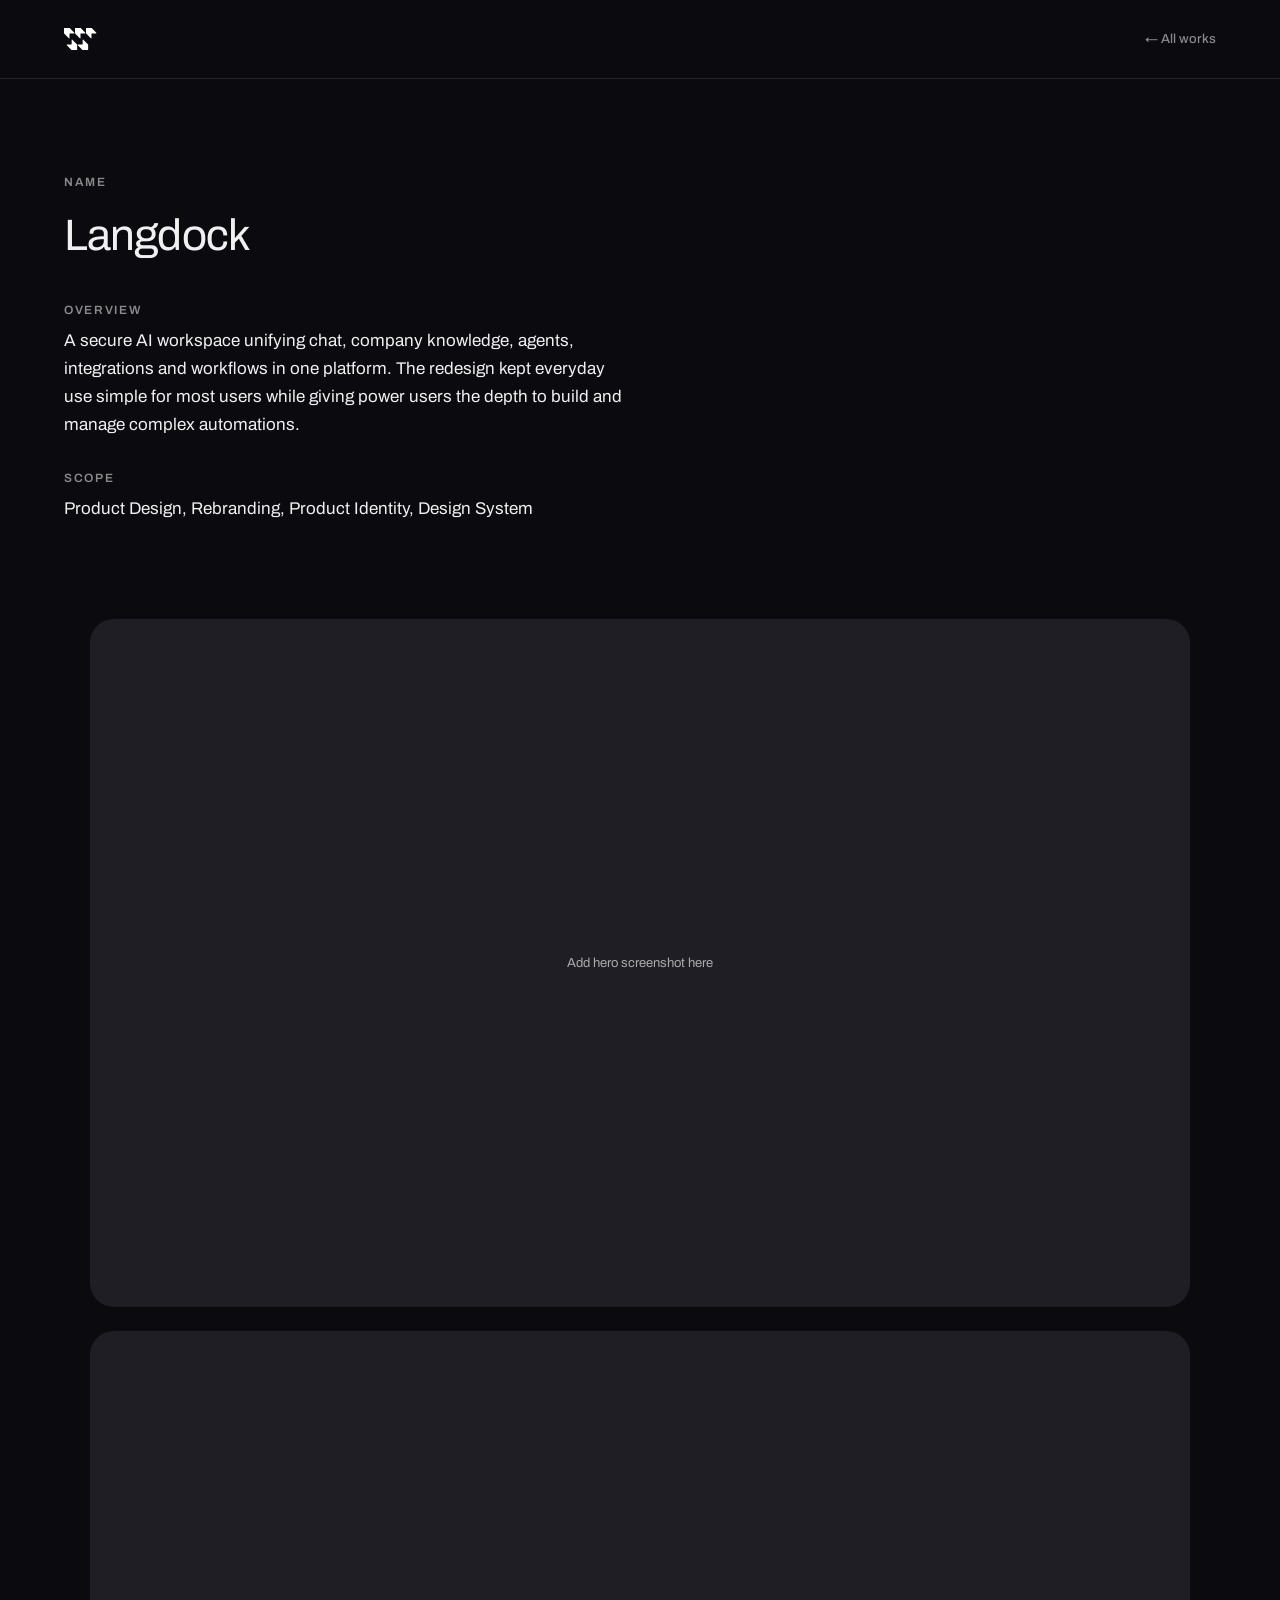
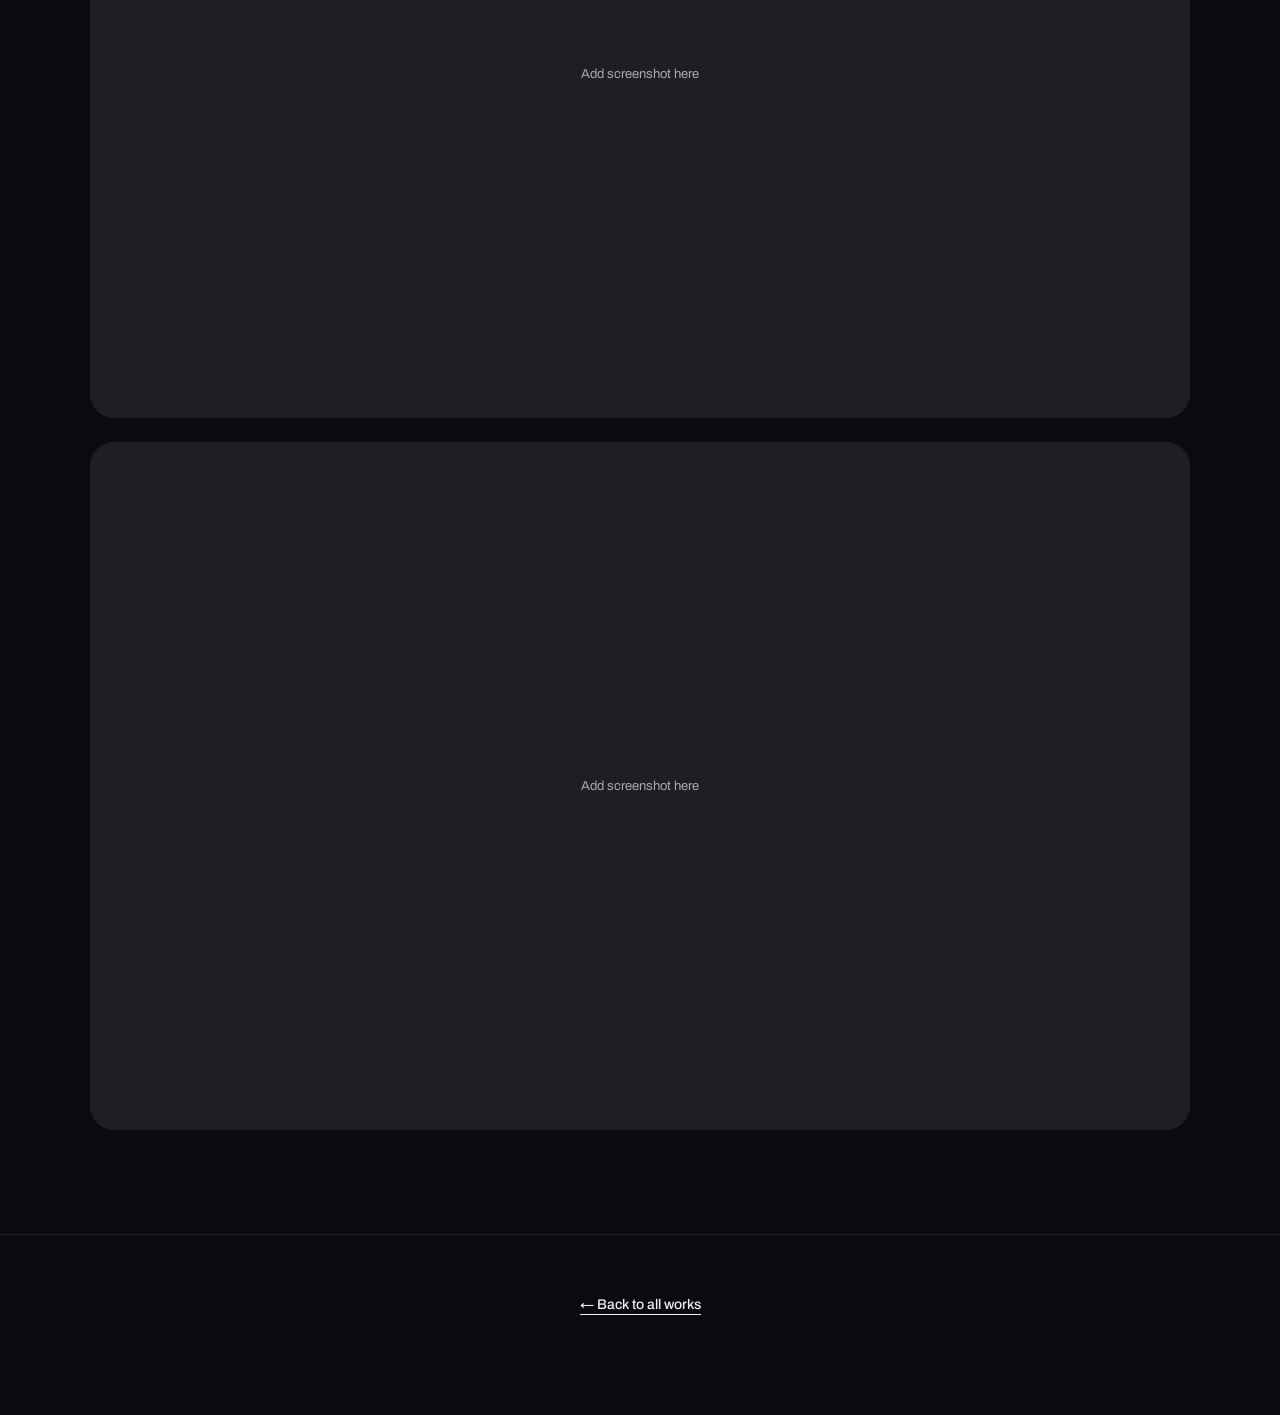
<file: works/langdock.html>
<!DOCTYPE html>
<html lang="en">
<head>
  <meta charset="UTF-8" />
  <meta name="viewport" content="width=device-width, initial-scale=1.0" />
  <title>Langdock — Halil Mert</title>
  <link rel="icon" type="image/svg+xml" href="../m-logo-brand.svg" />
  <link rel="preconnect" href="https://fonts.googleapis.com" />
  <link rel="preconnect" href="https://fonts.gstatic.com" crossorigin />
  <link href="https://fonts.googleapis.com/css2?family=Archivo:ital,wght@0,100..900;1,100..900&display=swap" rel="stylesheet" />
  <link rel="stylesheet" href="case.css" />
</head>
<body>

  <nav class="cs-nav">
    <div class="container">
      <a href="../index.html" class="cs-nav-logo"><img src="../m-logo-light.svg" alt="Mert" /></a>
      <a href="../index.html#works-grid" class="cs-nav-back">&larr; All works</a>
    </div>
  </nav>

  <header class="cs-header">
    <div class="container">
      <div class="cs-header-inner">
        <div class="cs-header-block">
          <p class="cs-header-label">Name</p>
          <p class="cs-header-value cs-header-name">Langdock</p>
        </div>
        <div class="cs-header-block">
          <p class="cs-header-label">Overview</p>
          <p class="cs-header-value">A secure AI workspace unifying chat, company knowledge, agents, integrations and workflows in one platform. The redesign kept everyday use simple for most users while giving power users the depth to build and manage complex automations.</p>
        </div>
        <div class="cs-header-block">
          <p class="cs-header-label">Scope</p>
          <p class="cs-header-value">Product Design, Rebranding, Product Identity, Design System</p>
        </div>
      </div>
    </div>
  </header>

  <section class="cs-images">
    <div class="cs-image-block">
      <div class="cs-image-ph">Add hero screenshot here</div>
    </div>
    <div class="cs-image-block">
      <div class="cs-image-ph">Add screenshot here</div>
    </div>
    <div class="cs-image-block">
      <div class="cs-image-ph">Add screenshot here</div>
    </div>
  </section>

  <footer class="cs-footer">
    <div class="container">
      <a href="../index.html#works-grid">&larr; Back to all works</a>
    </div>
  </footer>

</body>
</html>
</file>
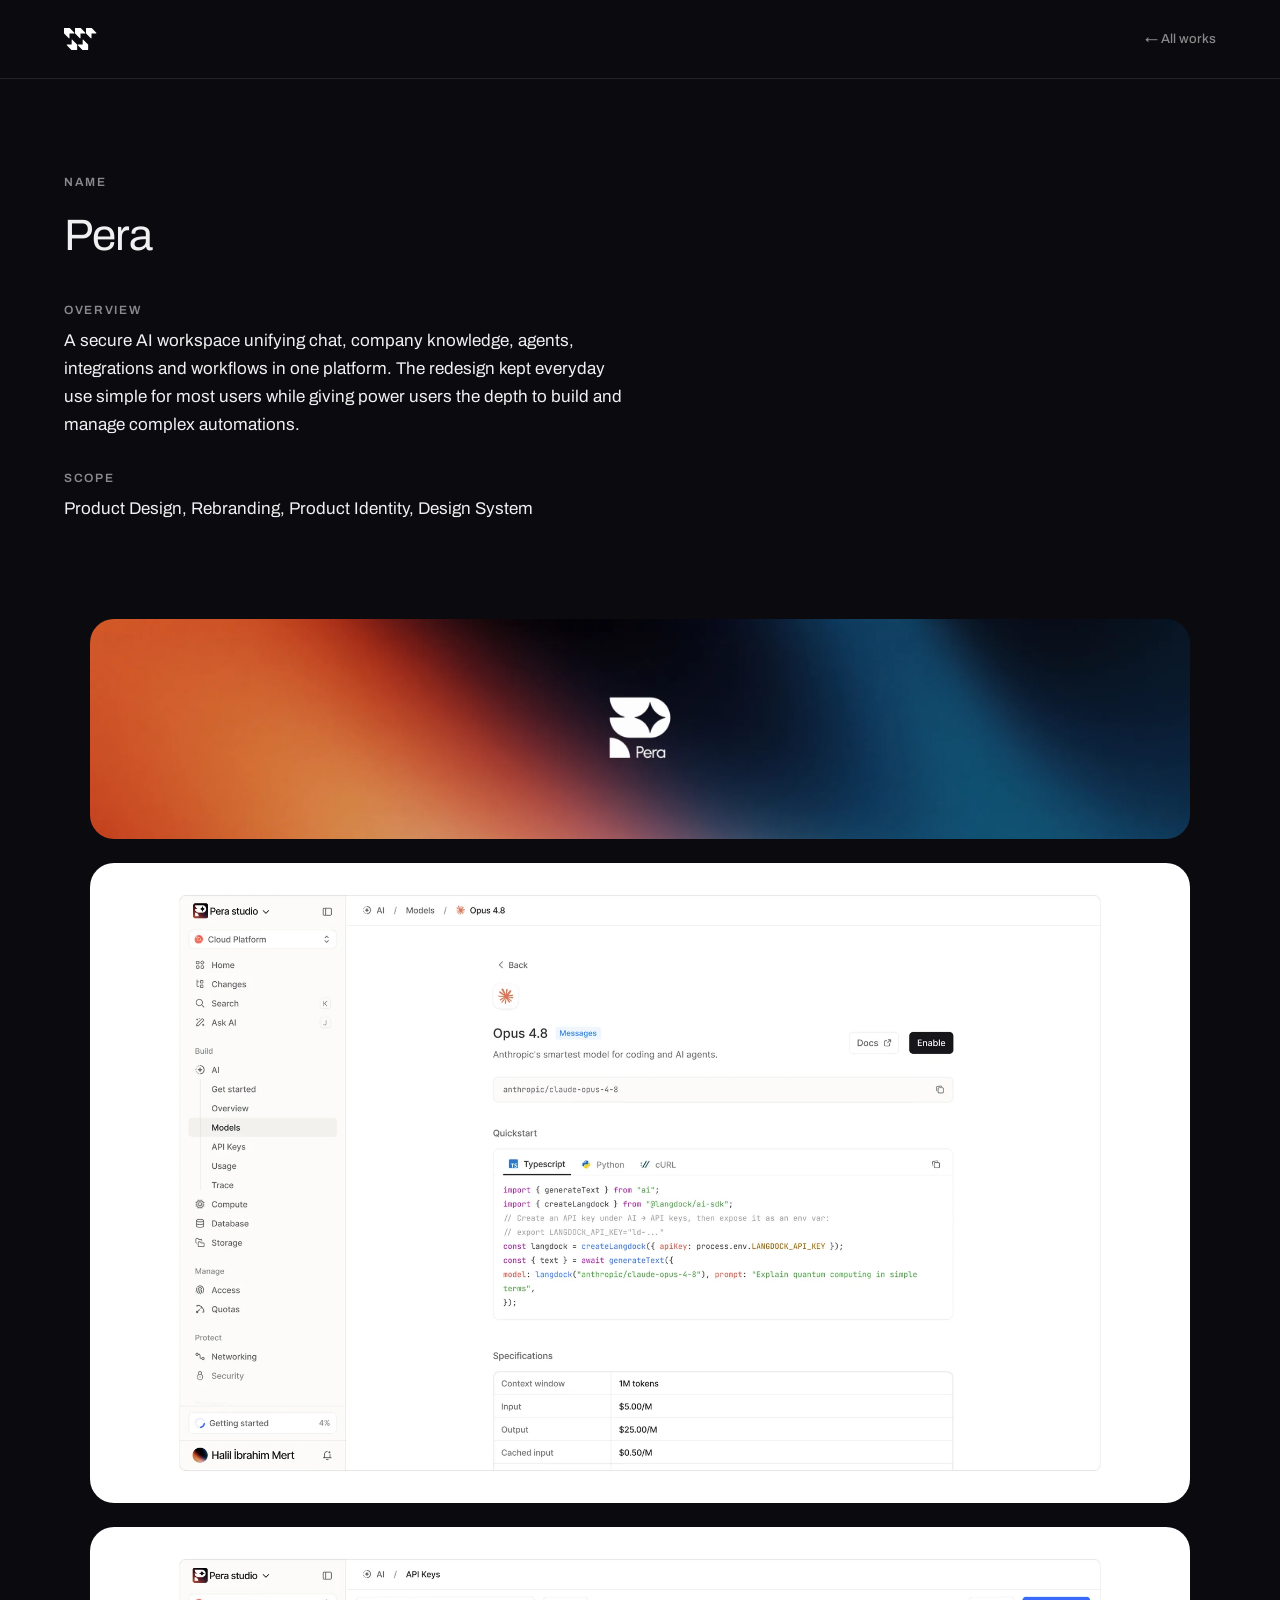
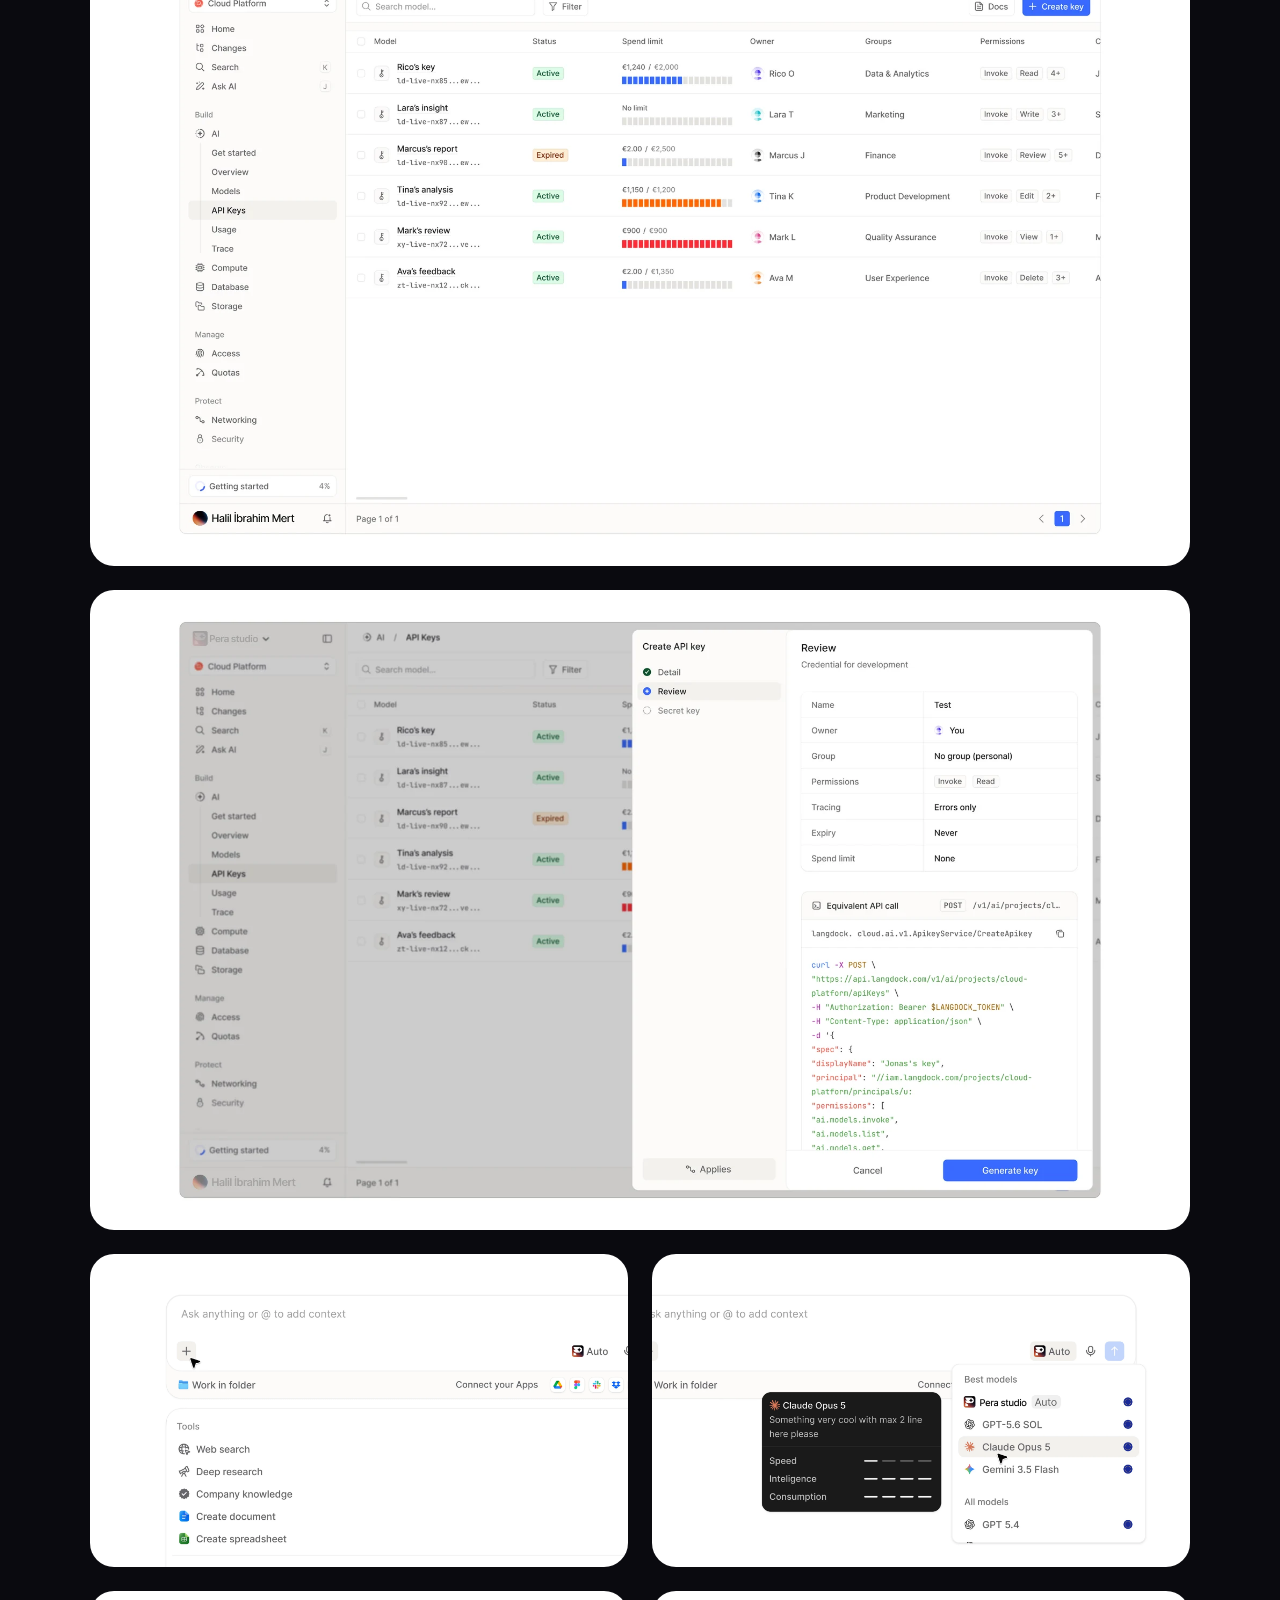
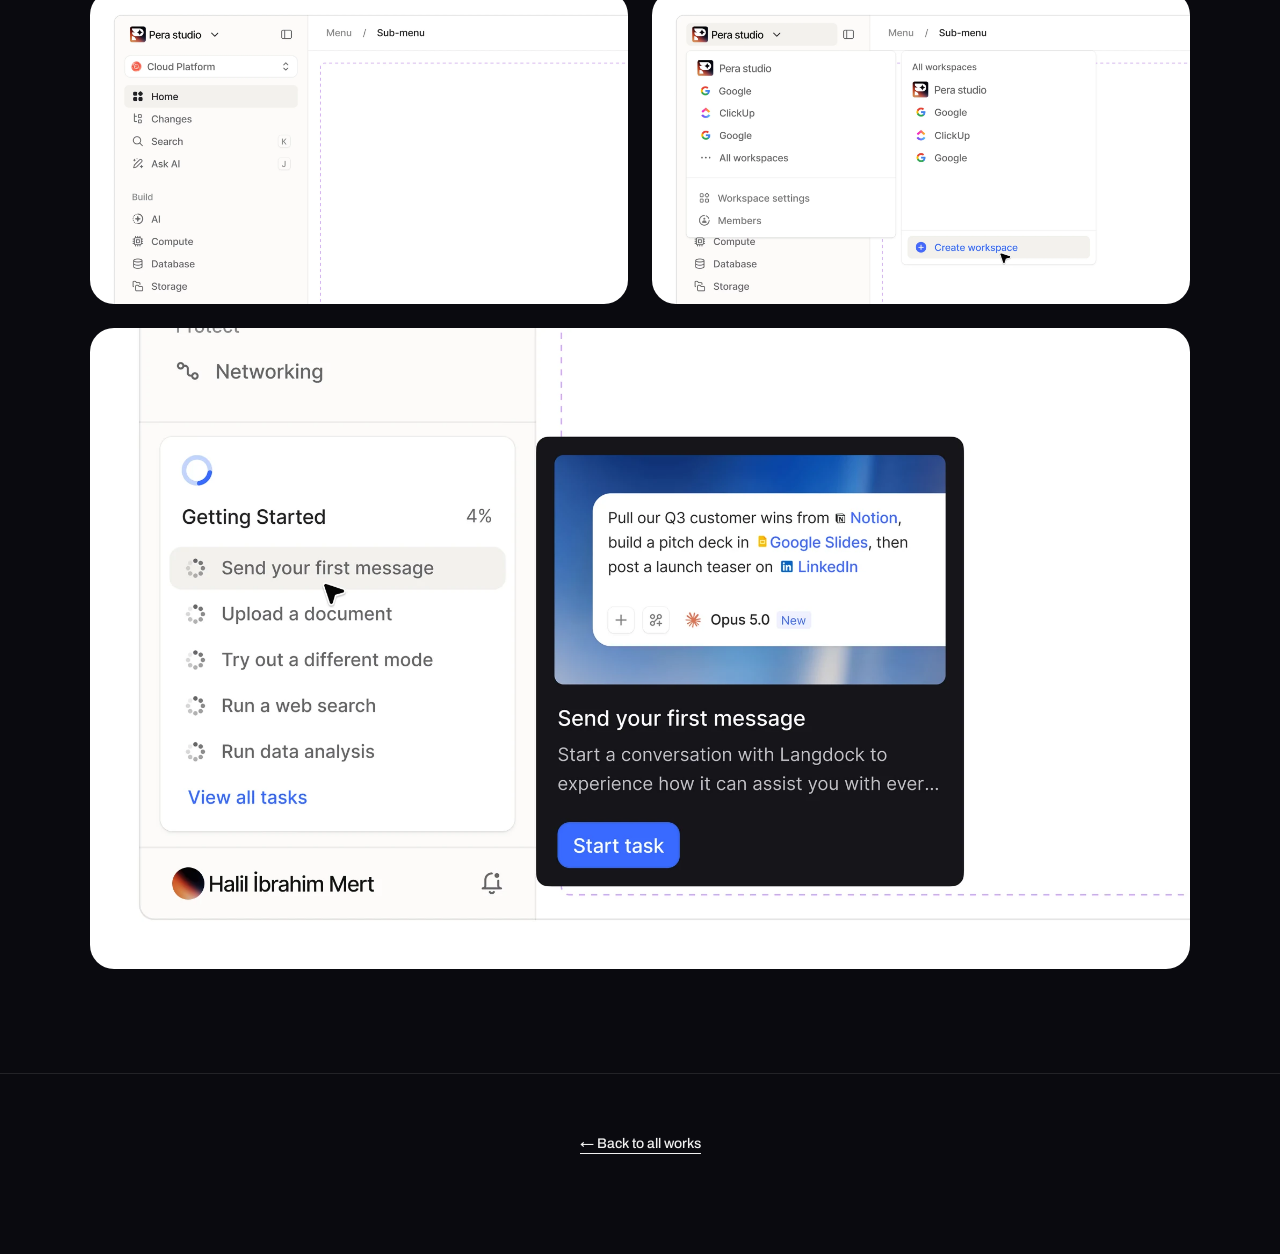
<file: works/pera.html>
<!DOCTYPE html>
<html lang="en">
<head>
  <meta charset="UTF-8" />
  <meta name="viewport" content="width=device-width, initial-scale=1.0" />
  <title>Pera — Halil Mert</title>
  <link rel="icon" type="image/svg+xml" href="../m-logo-brand.svg" />
  <link rel="preconnect" href="https://fonts.googleapis.com" />
  <link rel="preconnect" href="https://fonts.gstatic.com" crossorigin />
  <link href="https://fonts.googleapis.com/css2?family=Archivo:ital,wght@0,100..900;1,100..900&display=swap" rel="stylesheet" />
  <link rel="stylesheet" href="case.css" />
</head>
<body>

  <nav class="cs-nav">
    <div class="container">
      <a href="../index.html" class="cs-nav-logo"><img src="../m-logo-light.svg" alt="Mert" /></a>
      <a href="../index.html#works-grid" class="cs-nav-back">&larr; All works</a>
    </div>
  </nav>

  <header class="cs-header">
    <div class="container">
      <div class="cs-header-inner">
        <div class="cs-header-block">
          <p class="cs-header-label">Name</p>
          <p class="cs-header-value cs-header-name">Pera</p>
        </div>
        <div class="cs-header-block">
          <p class="cs-header-label">Overview</p>
          <p class="cs-header-value">A secure AI workspace unifying chat, company knowledge, agents, integrations and workflows in one platform. The redesign kept everyday use simple for most users while giving power users the depth to build and manage complex automations.</p>
        </div>
        <div class="cs-header-block">
          <p class="cs-header-label">Scope</p>
          <p class="cs-header-value">Product Design, Rebranding, Product Identity, Design System</p>
        </div>
      </div>
    </div>
  </header>

  <section class="cs-images">
    <div class="cs-image-block"><img src="pera-hero.webp" alt="Pera cover" /></div>
    <div class="cs-image-block"><img src="pera-1.webp" alt="Pera — Model detail page" /></div>
    <div class="cs-image-block"><img src="pera-2.webp" alt="Pera — API keys table" loading="lazy" /></div>
    <div class="cs-image-block"><img src="pera-3.webp" alt="Pera — Create API key flow" loading="lazy" /></div>
    <div class="cs-image-row">
      <div class="cs-image-block"><img src="pera-4.webp" alt="Prompt input with tools menu" loading="lazy" /></div>
      <div class="cs-image-block"><img src="pera-5.webp" alt="Model picker with capability tooltip" loading="lazy" /></div>
    </div>
    <div class="cs-image-row">
      <div class="cs-image-block"><img src="pera-6.webp" alt="Sidebar navigation" loading="lazy" /></div>
      <div class="cs-image-block"><img src="pera-7.webp" alt="Workspace switcher" loading="lazy" /></div>
    </div>
    <div class="cs-image-block"><img src="pera-8.webp" alt="Pera — Getting started checklist" loading="lazy" /></div>
  </section>

  <footer class="cs-footer">
    <div class="container">
      <a href="../index.html#works-grid">&larr; Back to all works</a>
    </div>
  </footer>

</body>
</html>
</file>
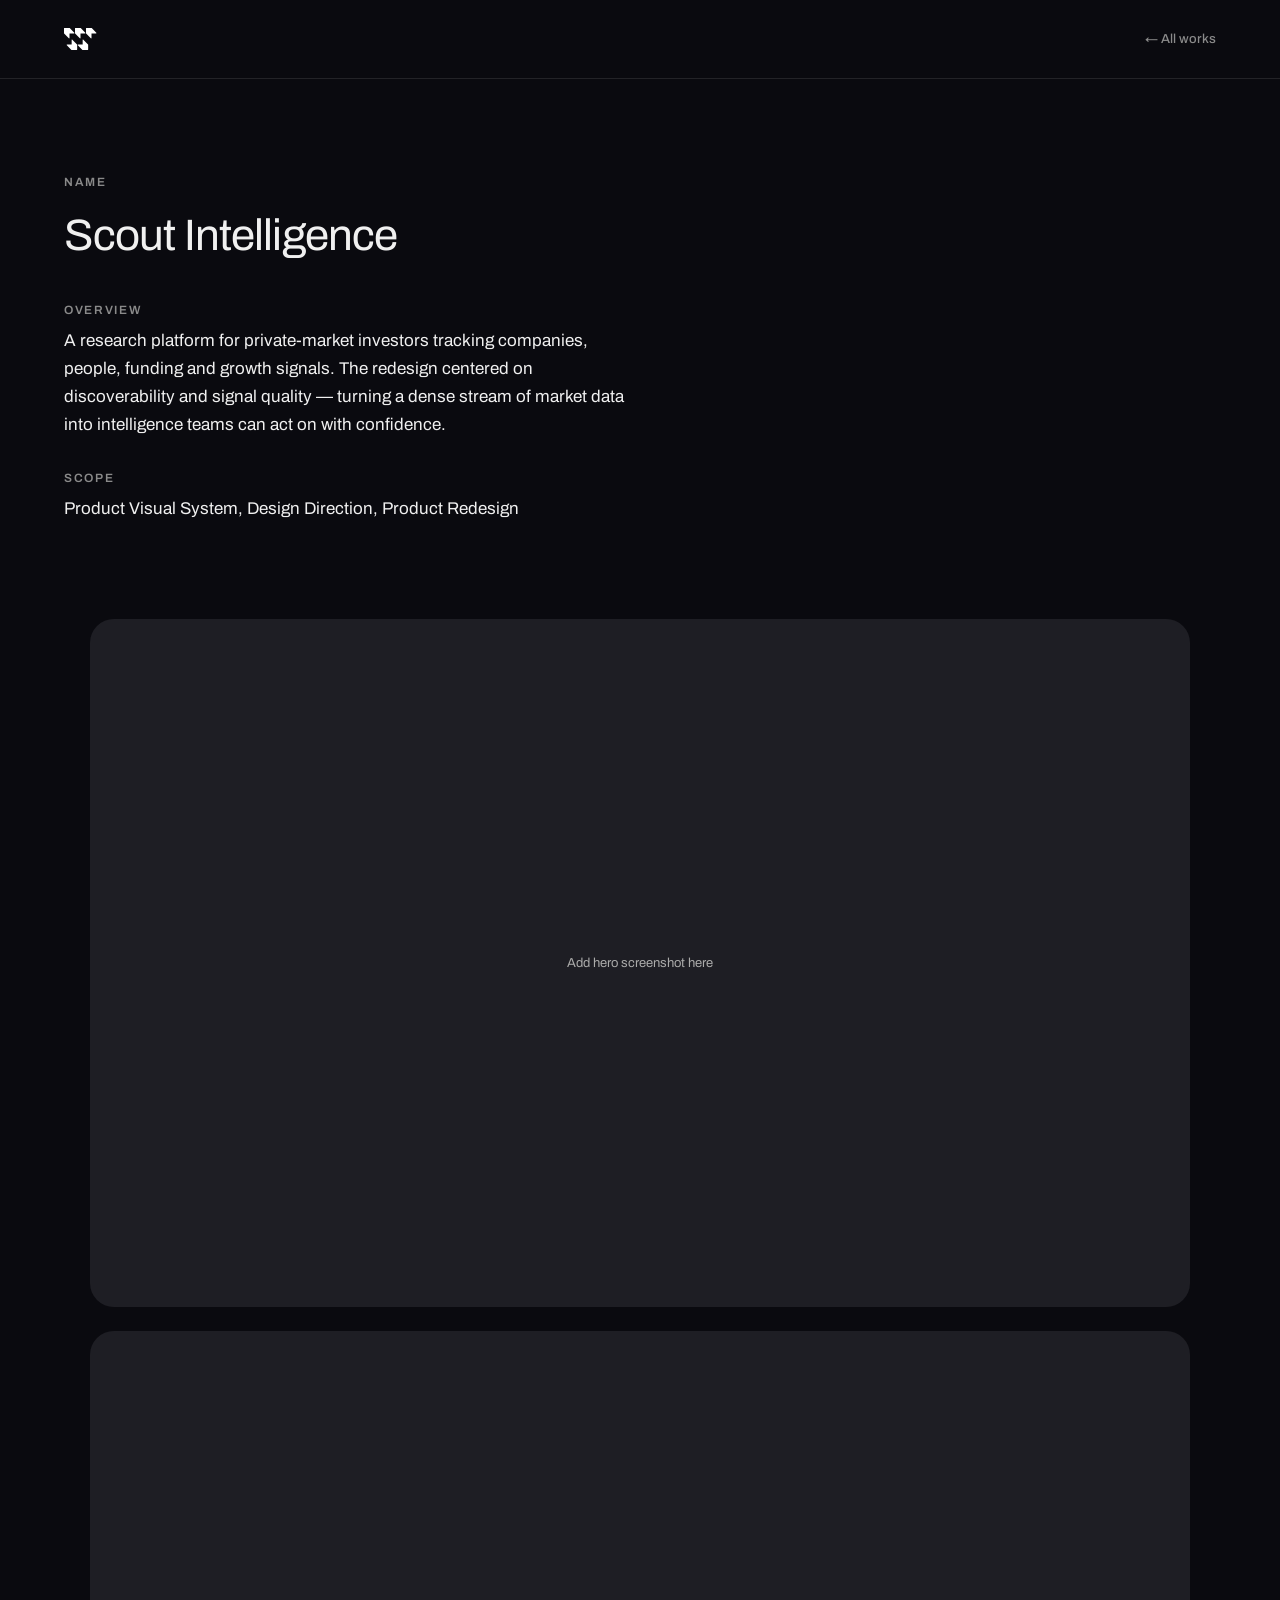
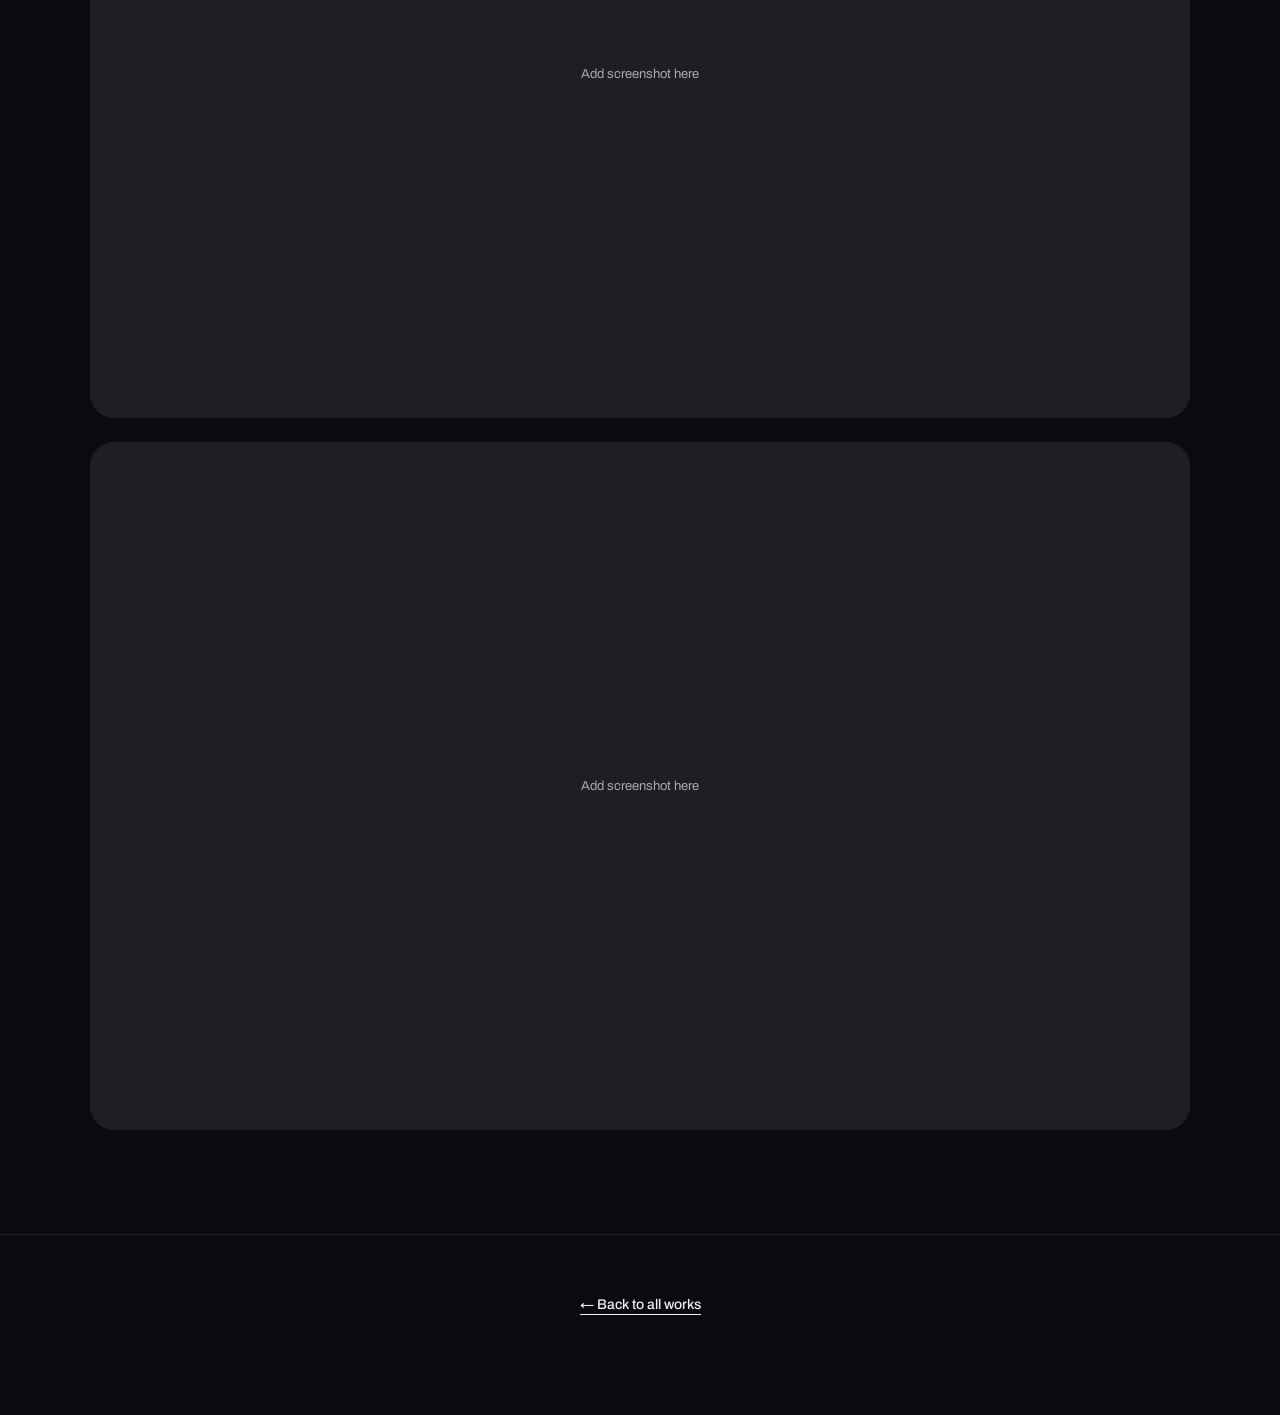
<file: works/scout.html>
<!DOCTYPE html>
<html lang="en">
<head>
  <meta charset="UTF-8" />
  <meta name="viewport" content="width=device-width, initial-scale=1.0" />
  <title>Scout Intelligence — Halil Mert</title>
  <link rel="icon" type="image/svg+xml" href="../m-logo-brand.svg" />
  <link rel="preconnect" href="https://fonts.googleapis.com" />
  <link rel="preconnect" href="https://fonts.gstatic.com" crossorigin />
  <link href="https://fonts.googleapis.com/css2?family=Archivo:ital,wght@0,100..900;1,100..900&display=swap" rel="stylesheet" />
  <link rel="stylesheet" href="case.css" />
</head>
<body>

  <nav class="cs-nav">
    <div class="container">
      <a href="../index.html" class="cs-nav-logo"><img src="../m-logo-light.svg" alt="Mert" /></a>
      <a href="../index.html#works-grid" class="cs-nav-back">&larr; All works</a>
    </div>
  </nav>

  <header class="cs-header">
    <div class="container">
      <div class="cs-header-inner">
        <div class="cs-header-block">
          <p class="cs-header-label">Name</p>
          <p class="cs-header-value cs-header-name">Scout Intelligence</p>
        </div>
        <div class="cs-header-block">
          <p class="cs-header-label">Overview</p>
          <p class="cs-header-value">A research platform for private-market investors tracking companies, people, funding and growth signals. The redesign centered on discoverability and signal quality — turning a dense stream of market data into intelligence teams can act on with confidence.</p>
        </div>
        <div class="cs-header-block">
          <p class="cs-header-label">Scope</p>
          <p class="cs-header-value">Product Visual System, Design Direction, Product Redesign</p>
        </div>
      </div>
    </div>
  </header>

  <section class="cs-images">
    <div class="cs-image-block">
      <div class="cs-image-ph">Add hero screenshot here</div>
    </div>
    <div class="cs-image-block">
      <div class="cs-image-ph">Add screenshot here</div>
    </div>
    <div class="cs-image-block">
      <div class="cs-image-ph">Add screenshot here</div>
    </div>
  </section>

  <footer class="cs-footer">
    <div class="container">
      <a href="../index.html#works-grid">&larr; Back to all works</a>
    </div>
  </footer>

</body>
</html>
</file>
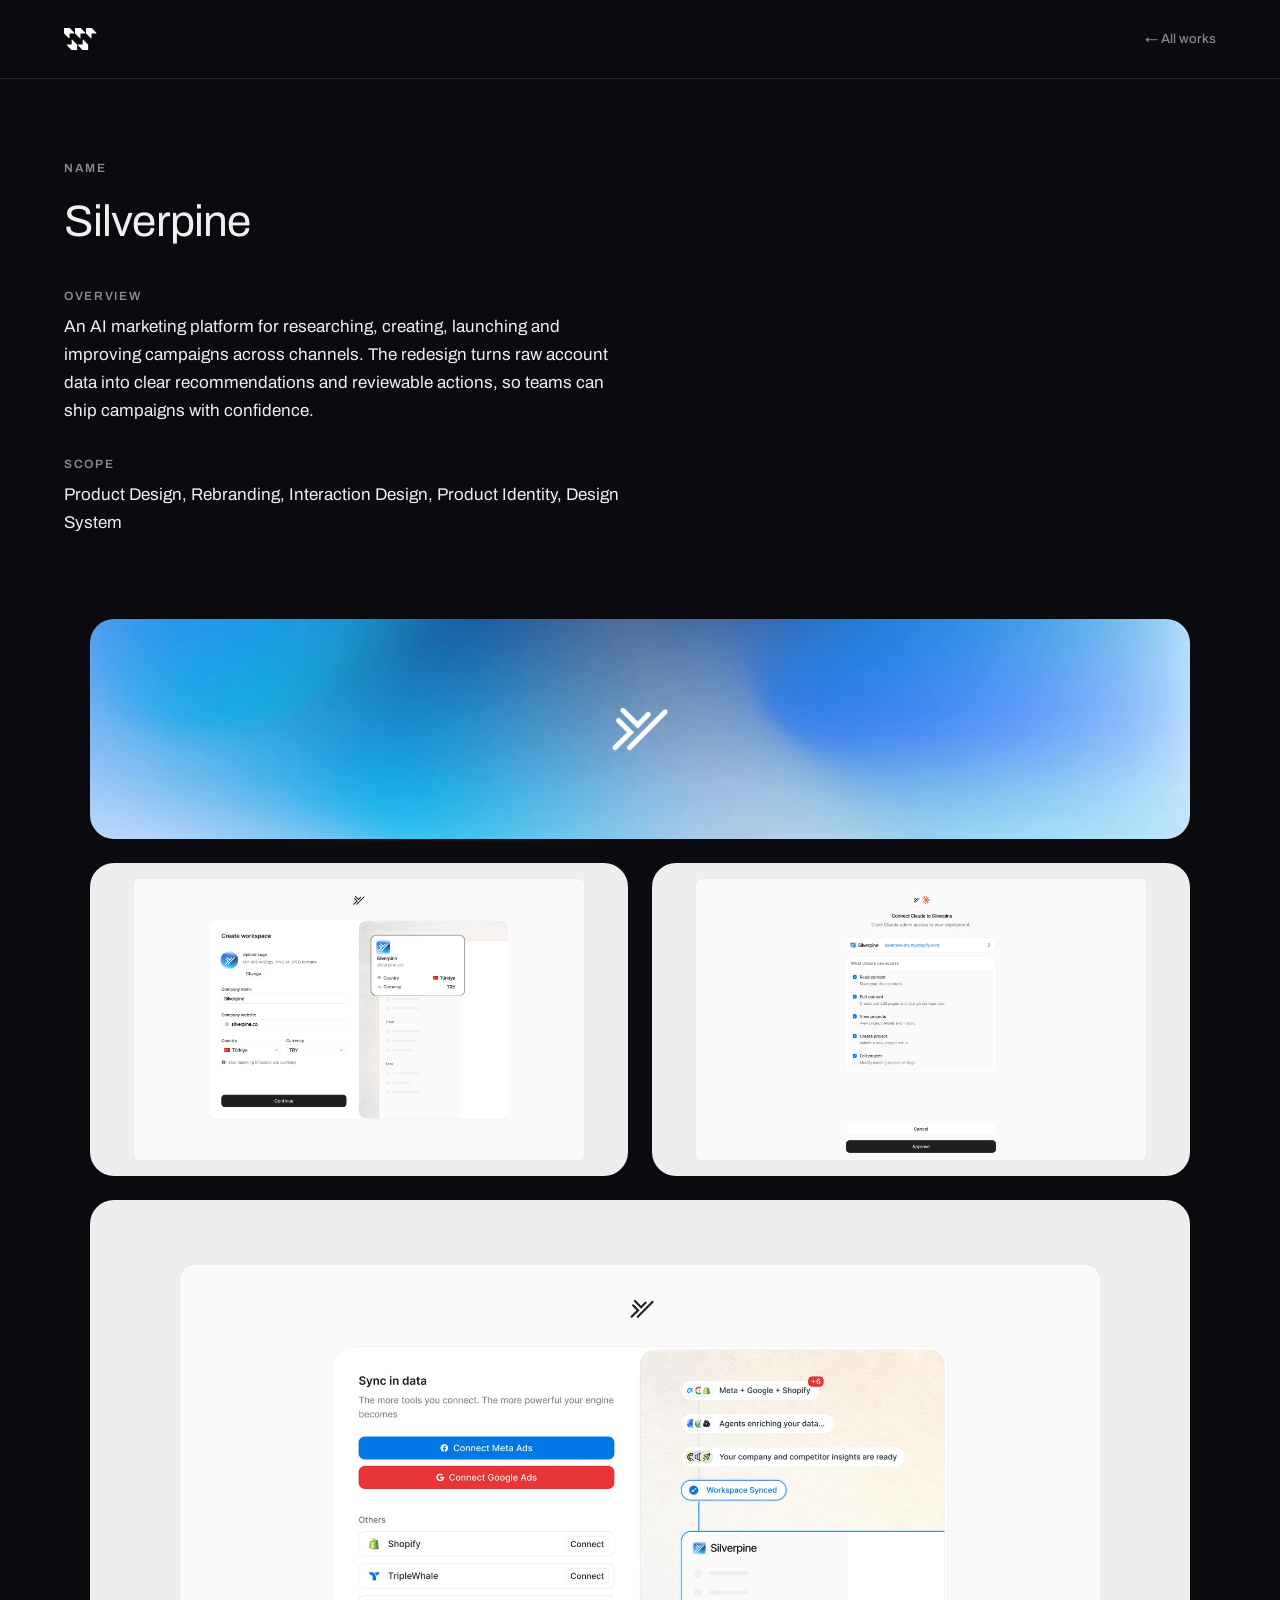
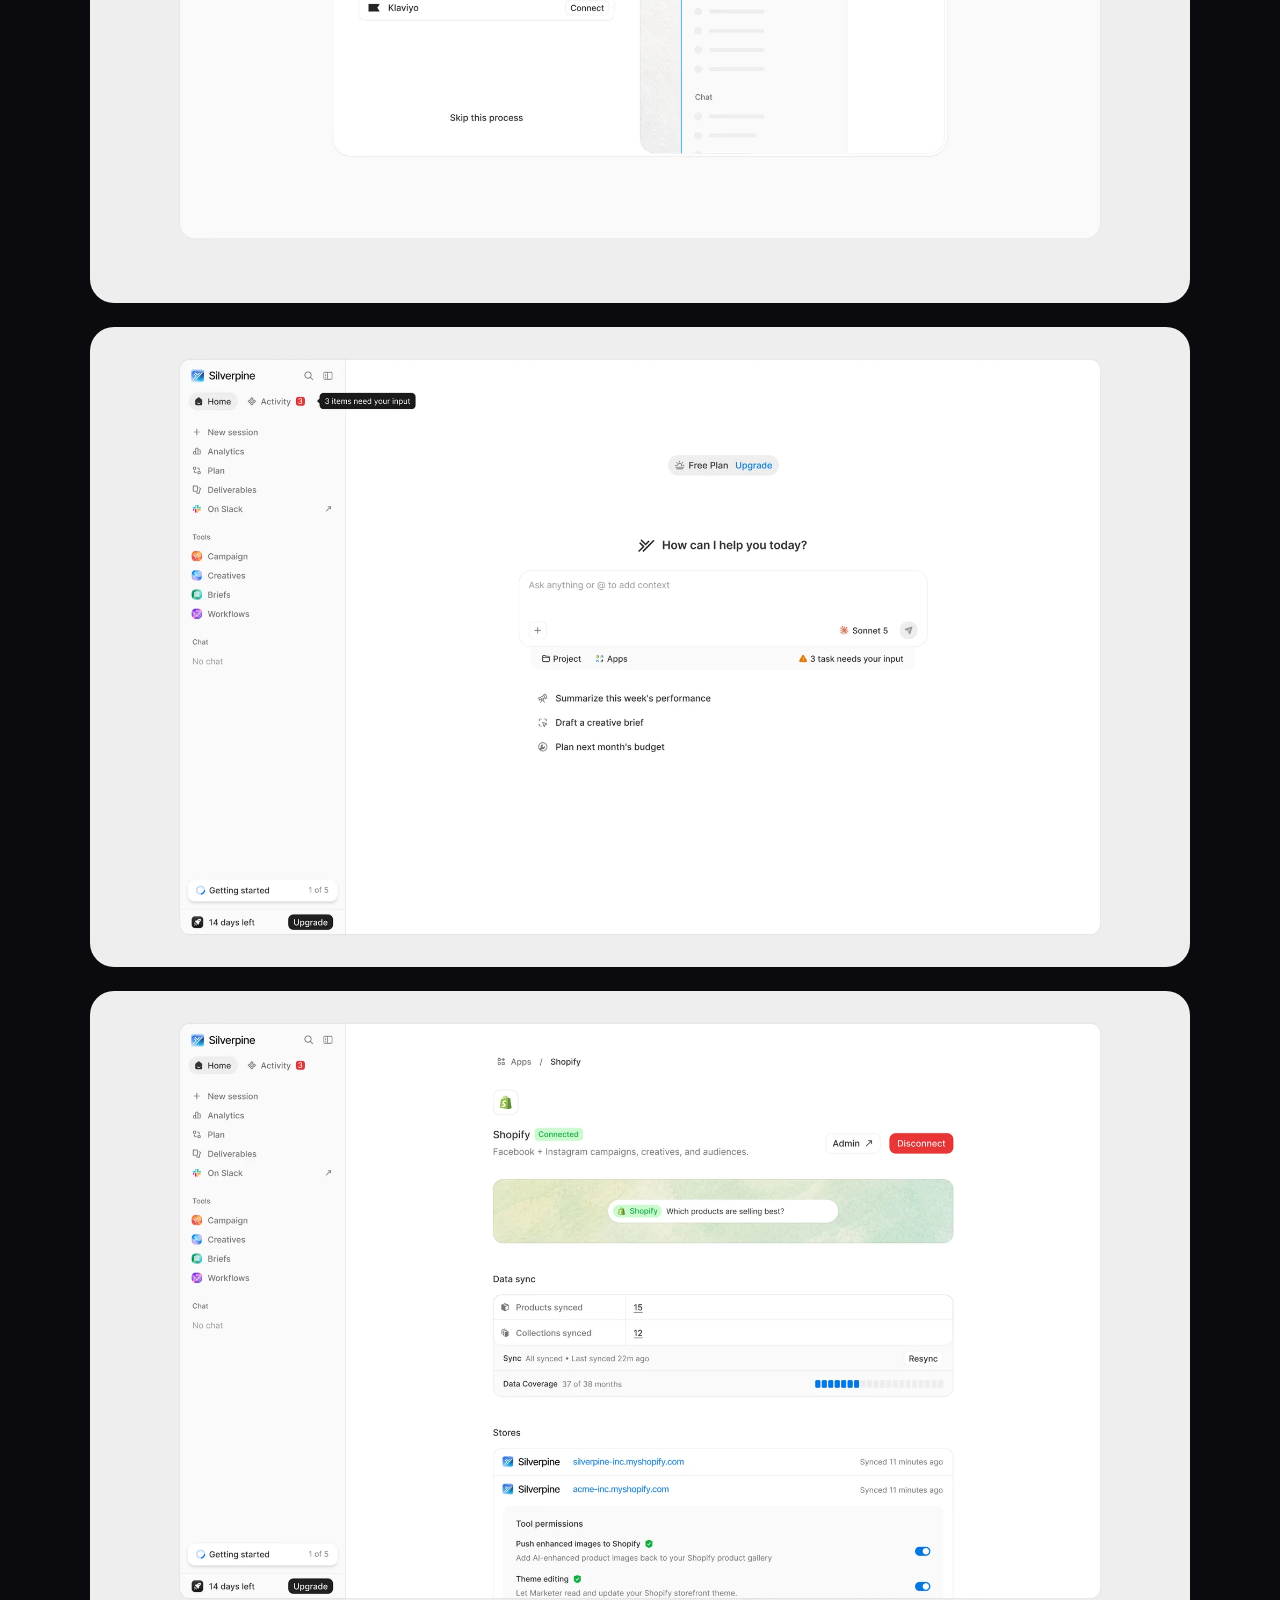
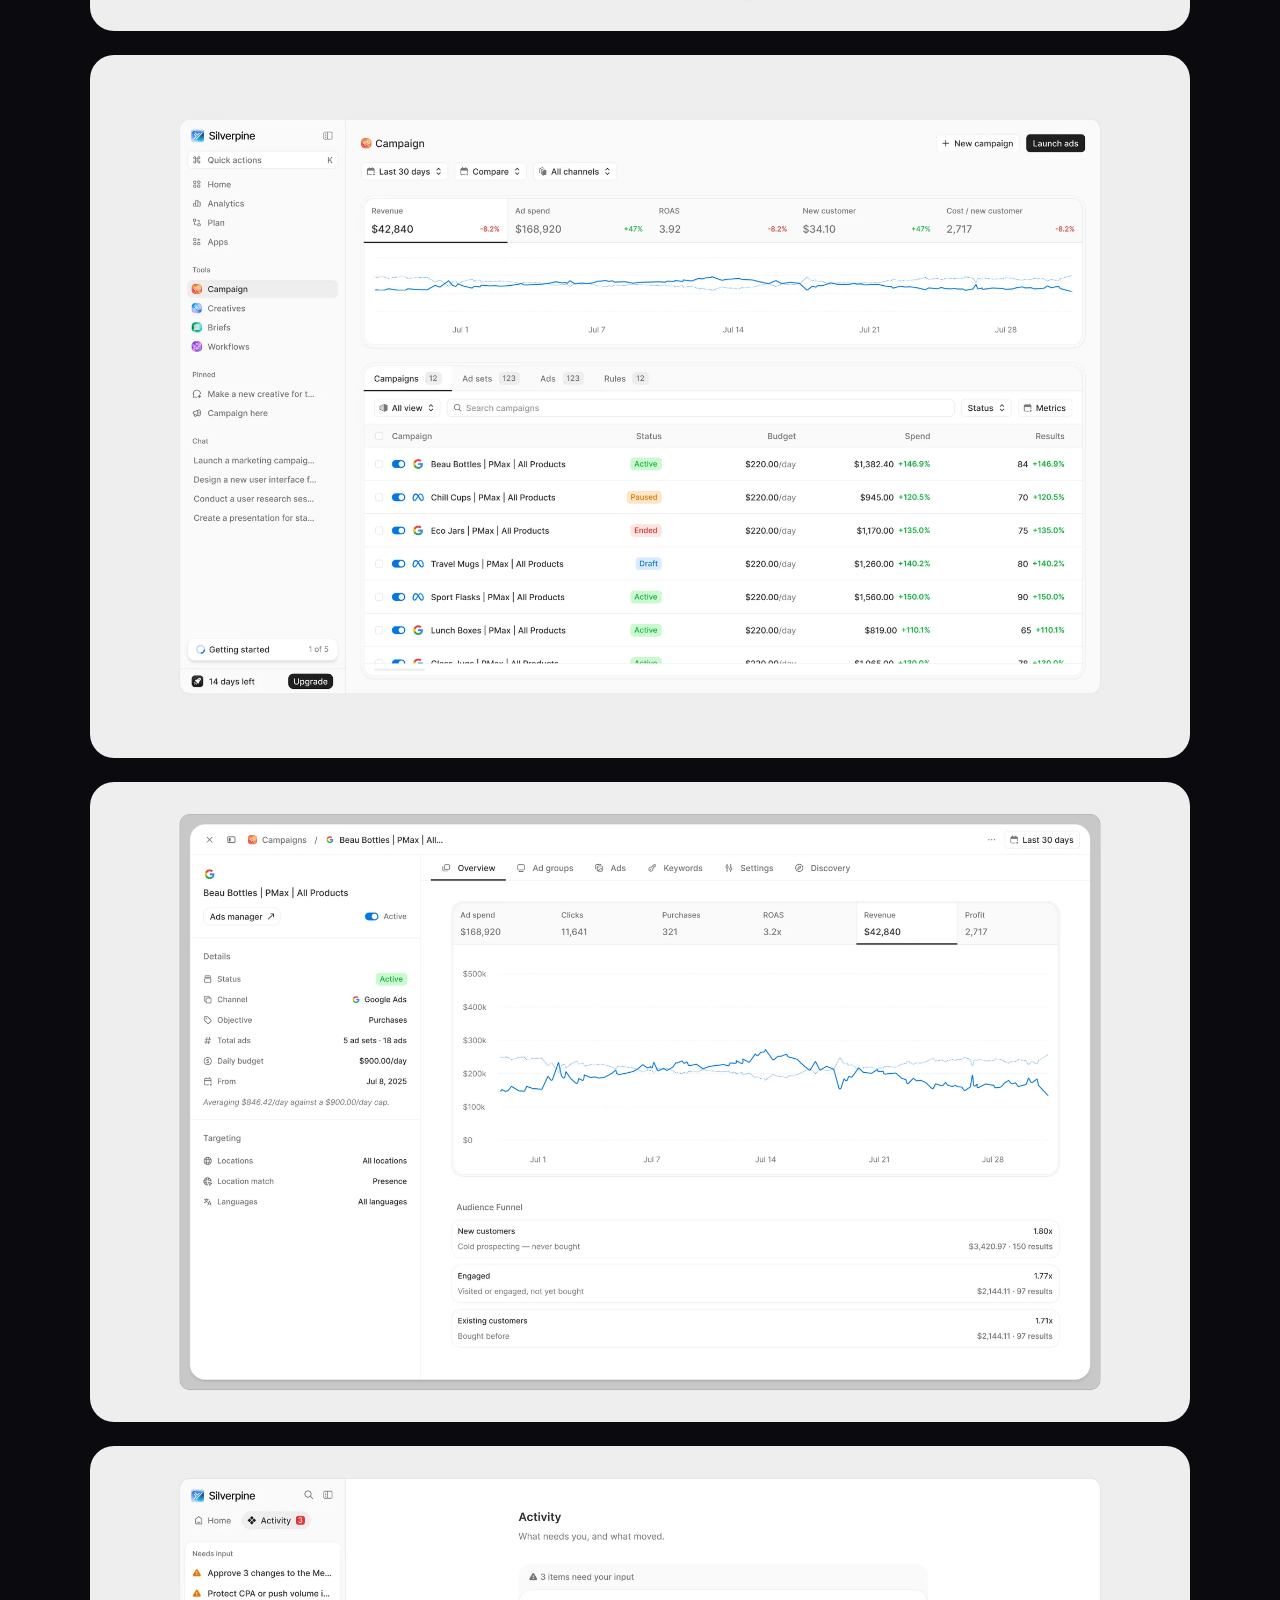
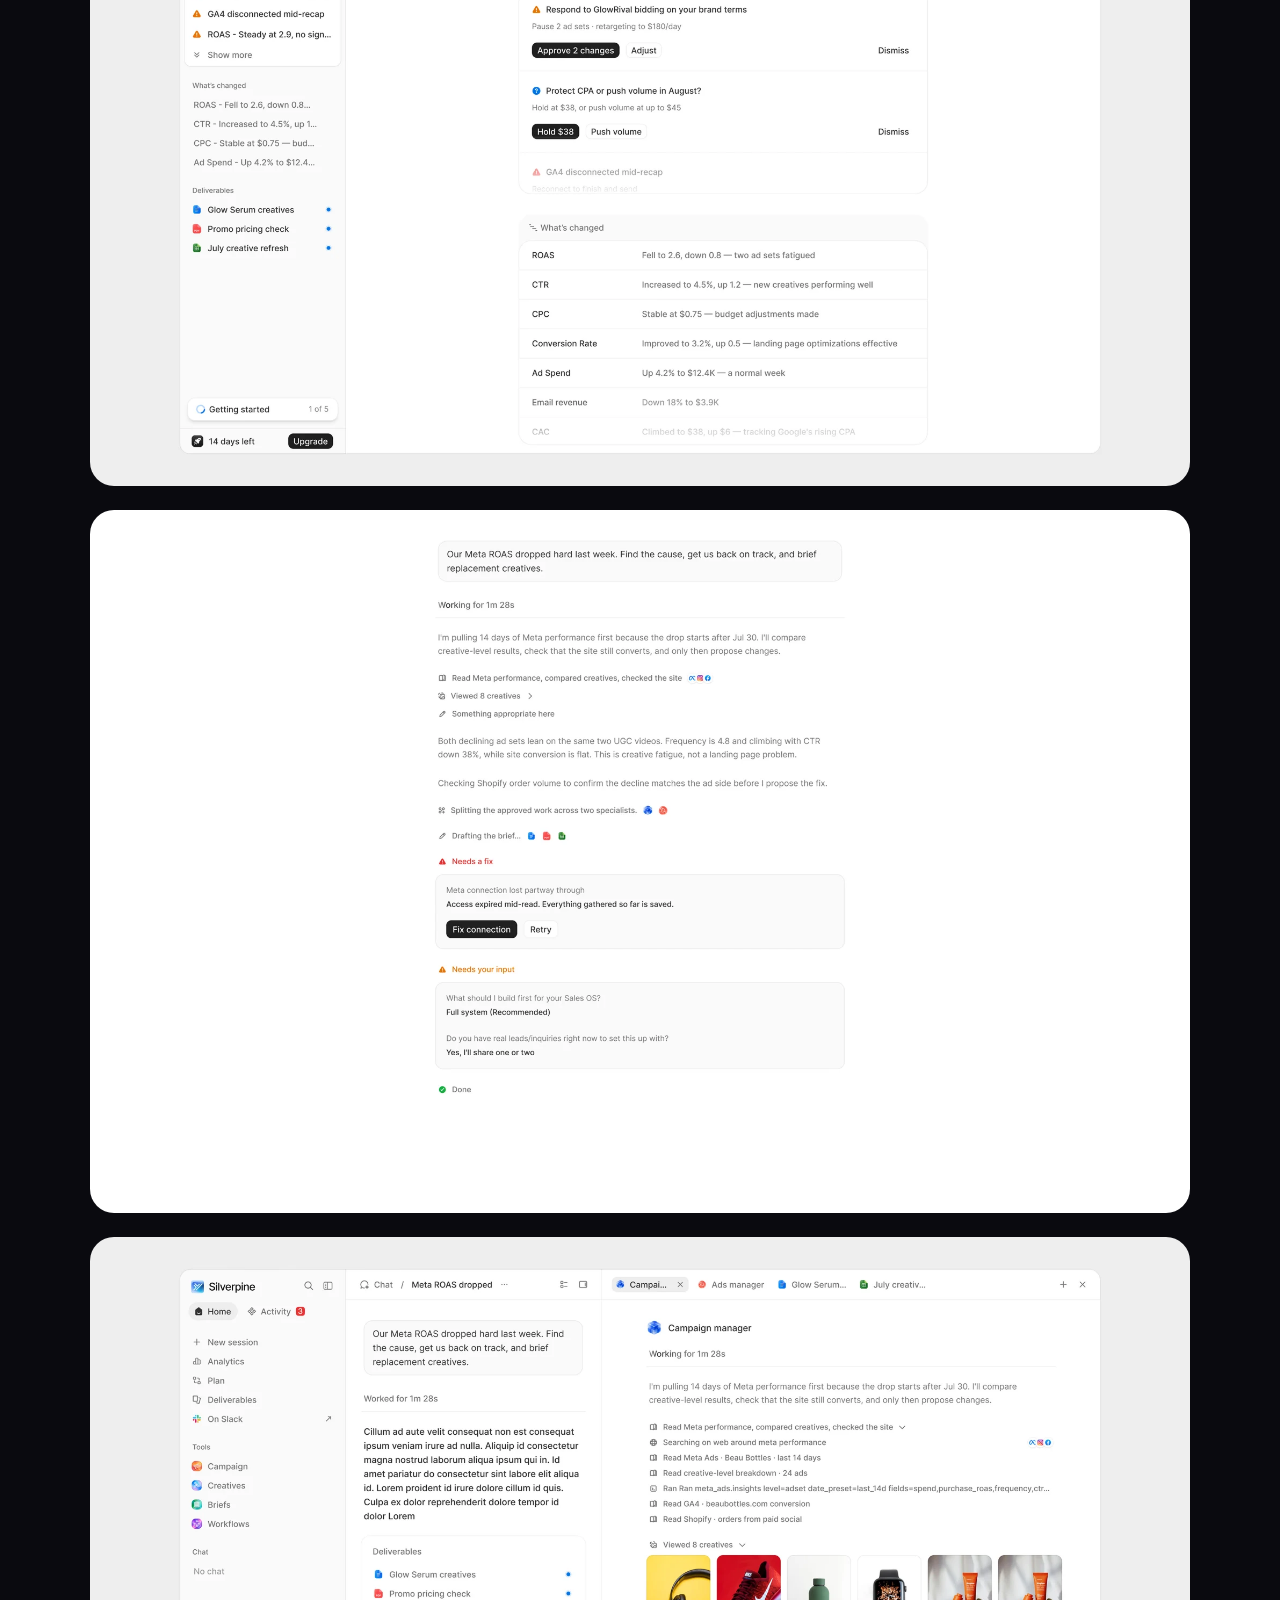
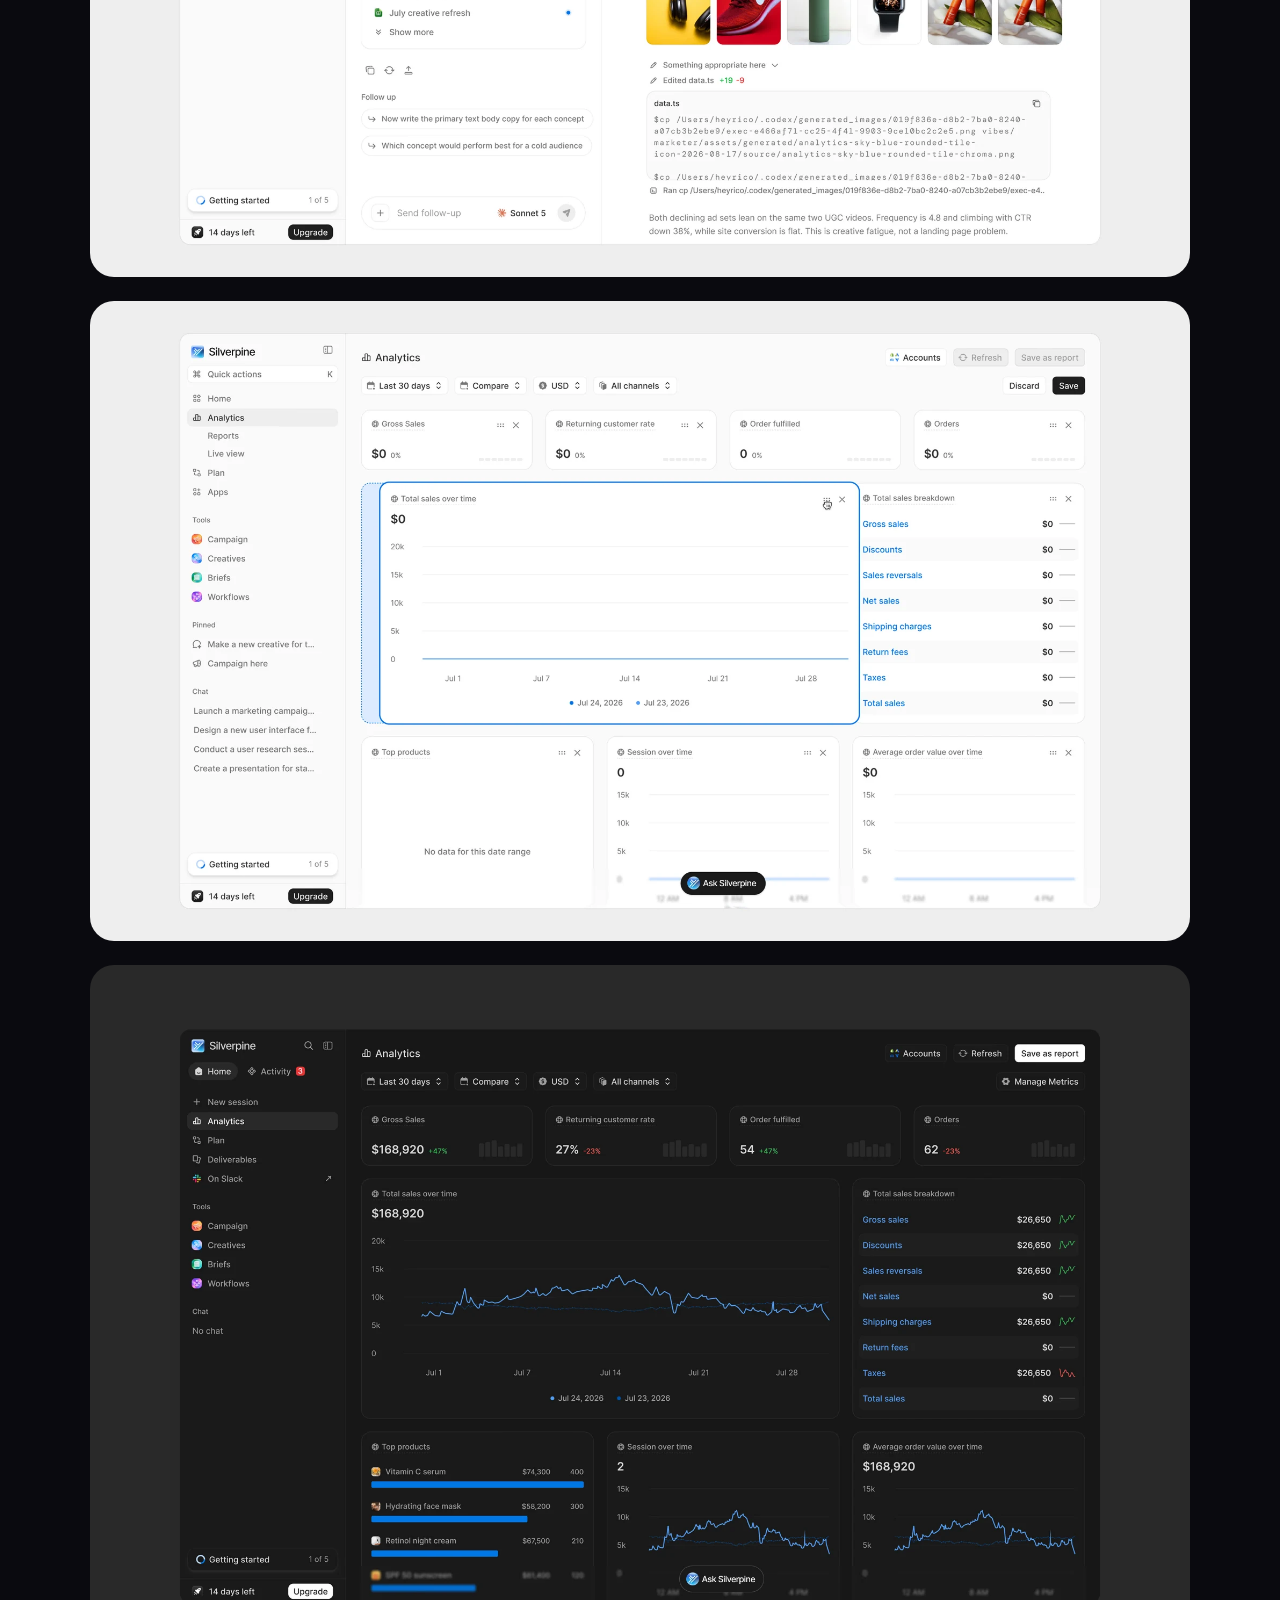
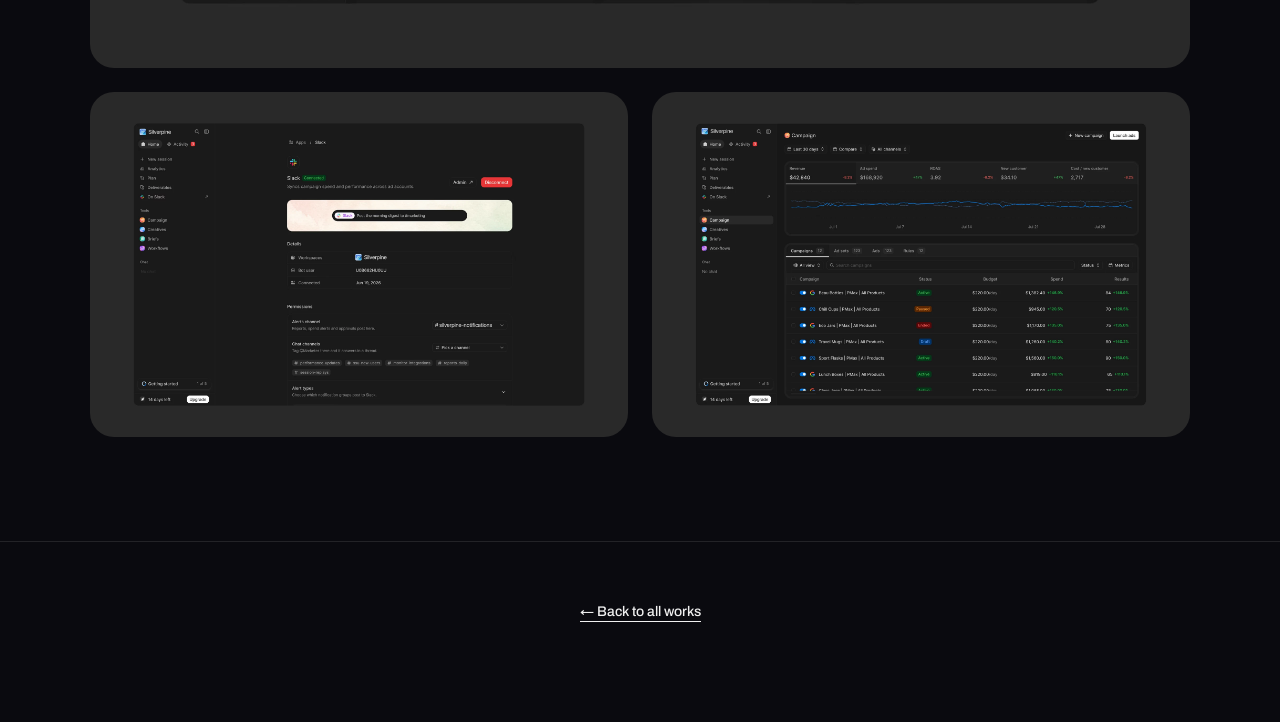
<file: works/silverpine.html>
<!DOCTYPE html>
<html lang="en">
<head>
  <meta charset="UTF-8" />
  <meta name="viewport" content="width=device-width, initial-scale=1.0" />
  <title>Silverpine — Halil Mert</title>
  <link rel="icon" type="image/svg+xml" href="../m-logo-brand.svg" />
  <link rel="preconnect" href="https://fonts.googleapis.com" />
  <link rel="preconnect" href="https://fonts.gstatic.com" crossorigin />
  <link href="https://fonts.googleapis.com/css2?family=Archivo:ital,wght@0,100..900;1,100..900&display=swap" rel="stylesheet" />
  <link rel="stylesheet" href="case.css" />
</head>
<body>

  <nav class="cs-nav">
    <div class="container">
      <a href="../index.html" class="cs-nav-logo"><img src="../m-logo-light.svg" alt="Mert" /></a>
      <a href="../index.html#works-grid" class="cs-nav-back">&larr; All works</a>
    </div>
  </nav>

  <header class="cs-header">
    <div class="container">
      <div class="cs-header-inner">
        <div class="cs-header-block">
          <p class="cs-header-label">Name</p>
          <p class="cs-header-value cs-header-name">Silverpine</p>
        </div>
        <div class="cs-header-block">
          <p class="cs-header-label">Overview</p>
          <p class="cs-header-value">An AI marketing platform for researching, creating, launching and improving campaigns across channels. The redesign turns raw account data into clear recommendations and reviewable actions, so teams can ship campaigns with confidence.</p>
        </div>
        <div class="cs-header-block">
          <p class="cs-header-label">Scope</p>
          <p class="cs-header-value">Product Design, Rebranding, Interaction Design, Product Identity, Design System</p>
        </div>
      </div>
    </div>
  </header>

  <section class="cs-images">
    <div class="cs-image-block"><img src="silverpine-hero.webp" alt="Silverpine cover" /></div>
    <div class="cs-image-row">
      <div class="cs-image-block"><img src="silverpine-7.webp" alt="Create workspace" /></div>
      <div class="cs-image-block"><img src="silverpine-2.webp" alt="Connect Claude to Silverpine" /></div>
    </div>
    <div class="cs-image-block"><img src="silverpine-5.webp" alt="Silverpine — Sync your data sources" loading="lazy" /></div>
    <div class="cs-image-block"><img src="silverpine-8.webp" alt="Silverpine — Home" loading="lazy" /></div>
    <div class="cs-image-block"><img src="silverpine-1.webp" alt="Silverpine — Shopify app connection" loading="lazy" /></div>
    <div class="cs-image-block"><img src="silverpine-4.webp" alt="Silverpine — Campaigns overview" loading="lazy" /></div>
    <div class="cs-image-block"><img src="silverpine-3.webp" alt="Silverpine — Campaign detail" loading="lazy" /></div>
    <div class="cs-image-block"><img src="silverpine-9.webp" alt="Silverpine — Activity feed" loading="lazy" /></div>
    <div class="cs-image-block"><img src="silverpine-6.webp" alt="Silverpine — Agent investigating a ROAS drop" loading="lazy" /></div>
    <div class="cs-image-block"><img src="silverpine-10.webp" alt="Silverpine — Chat with campaign manager artifact" loading="lazy" /></div>
    <div class="cs-image-block"><img src="silverpine-11.webp" alt="Silverpine — Analytics" loading="lazy" /></div>
    <div class="cs-image-block"><img src="silverpine-12.webp" alt="Silverpine — Analytics, dark theme" loading="lazy" /></div>
    <div class="cs-image-row">
      <div class="cs-image-block"><img src="silverpine-13.webp" alt="Shopify app, dark theme" loading="lazy" /></div>
      <div class="cs-image-block"><img src="silverpine-14.webp" alt="Campaigns, dark theme" loading="lazy" /></div>
    </div>
  </section>

  <footer class="cs-footer">
    <div class="container">
      <a href="../index.html#works-grid">&larr; Back to all works</a>
    </div>
  </footer>

</body>
</html>
</file>
<file: works/case.css>
/* Shared styles for individual work/case-study pages — works/project-*.html */

:root {
  --bg:           #0a0a0f;
  --text:         #f0f0f0;
  --text-muted:   #8a8a8a;
  --accent:       #B1F093;
  --border:       rgba(255,255,255,0.1);
  --font:         'Archivo', sans-serif;
}

*, *::before, *::after { margin: 0; padding: 0; box-sizing: border-box; }

html { scroll-behavior: smooth; }

body {
  font-family: var(--font);
  background: var(--bg);
  color: var(--text);
  -webkit-font-smoothing: antialiased;
}

.container { width: 90%; max-width: 1200px; margin: 0 auto; }

a { color: inherit; text-decoration: none; }

/* ===== NAV ===== */
.cs-nav {
  padding: 28px 0;
  border-bottom: 1px solid var(--border);
}
.cs-nav .container {
  display: flex;
  align-items: center;
  justify-content: space-between;
}
.cs-nav-logo img { height: 22px; display: block; }
.cs-nav-back {
  font-size: 13px;
  font-weight: 500;
  color: var(--text-muted);
  display: inline-flex;
  align-items: center;
  gap: 8px;
  transition: color .2s;
}
.cs-nav-back:hover { color: var(--text); }

/* ===== HEADER (NAME / OVERVIEW / SCOPE) ===== */
.cs-header {
  min-height: 60vh;
  display: flex;
  align-items: center;
  padding: 80px 0;
}
.cs-header-inner { max-width: 560px; }
.cs-header-block { margin-bottom: 32px; }
.cs-header-block:last-child { margin-bottom: 0; }
.cs-header-label {
  font-size: 12px;
  font-weight: 600;
  letter-spacing: .14em;
  text-transform: uppercase;
  color: var(--text-muted);
  margin-bottom: 10px;
}
.cs-header-value {
  font-size: 17px;
  line-height: 1.65;
  color: var(--text);
}
.cs-header-name { font-size: clamp(32px, 4vw, 44px); font-weight: 400; letter-spacing: -.02em; }

/* ===== IMAGE BLOCKS ===== */
.cs-images { padding: 0 5% 80px; }
.cs-image-block {
  width: 100%;
  max-width: 1100px;
  margin: 0 auto 24px;
  border-radius: 24px;
  overflow: hidden;
}
.cs-image-block img { width: 100%; height: auto; display: block; }
.cs-image-row {
  display: grid;
  grid-template-columns: 1fr 1fr;
  gap: 24px;
  max-width: 1100px;
  margin: 0 auto 24px;
}
.cs-image-row .cs-image-block { margin: 0; }
.cs-image-ph {
  width: 100%;
  aspect-ratio: 16 / 10;
  background: #1e1e24;
  color: #ABABAA;
  display: flex;
  align-items: center;
  justify-content: center;
  font-size: 13px;
}

/* ===== FOOTER / BACK LINK ===== */
.cs-footer {
  padding: 60px 0 100px;
  text-align: center;
  border-top: 1px solid var(--border);
}
.cs-footer a {
  display: inline-flex;
  align-items: center;
  gap: 8px;
  font-size: 14px;
  font-weight: 500;
  color: var(--text);
  border-bottom: 1px solid var(--text);
  padding-bottom: 2px;
  transition: color .2s, border-color .2s;
}
.cs-footer a:hover { color: var(--accent); border-color: var(--accent); }

@media (max-width: 700px) {
  .cs-header { min-height: auto; padding: 56px 0; }
  .cs-image-row { grid-template-columns: 1fr; gap: 16px; }
  .cs-image-block { border-radius: 16px; }
}
</file>
